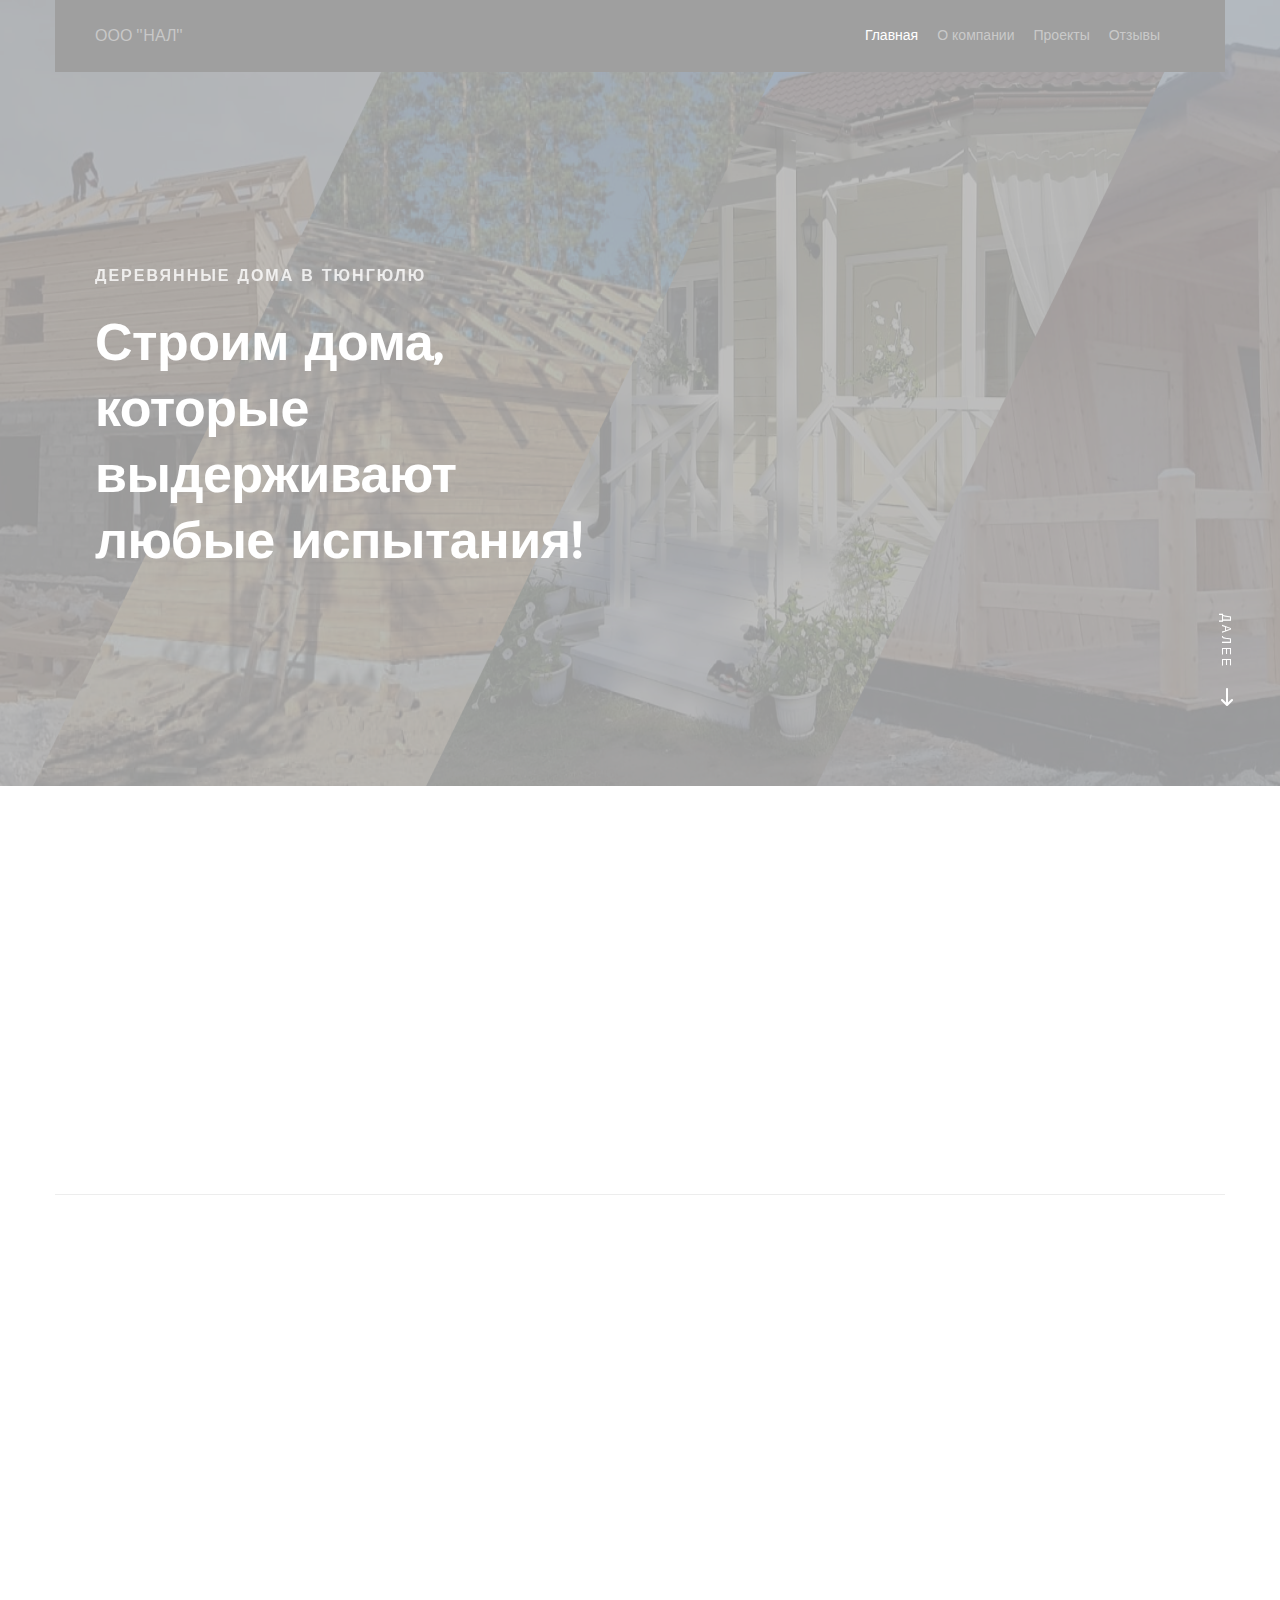
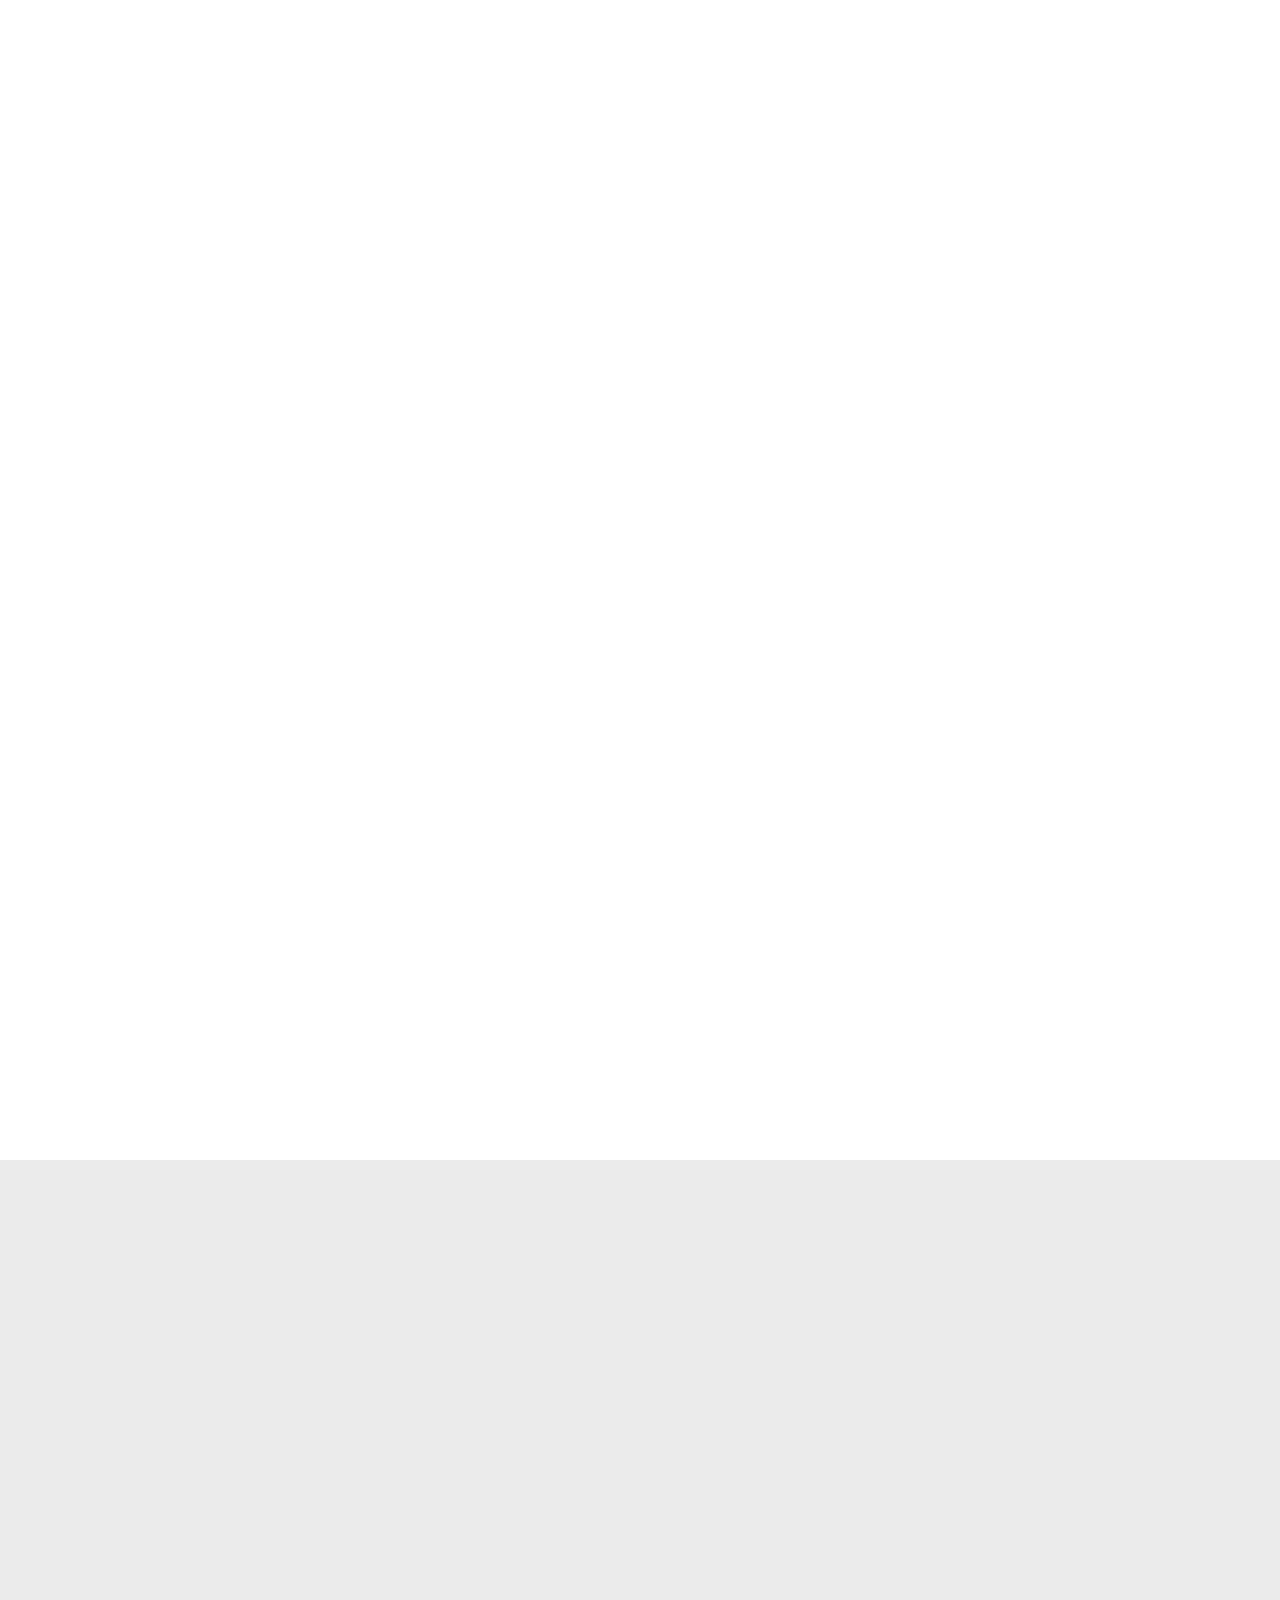
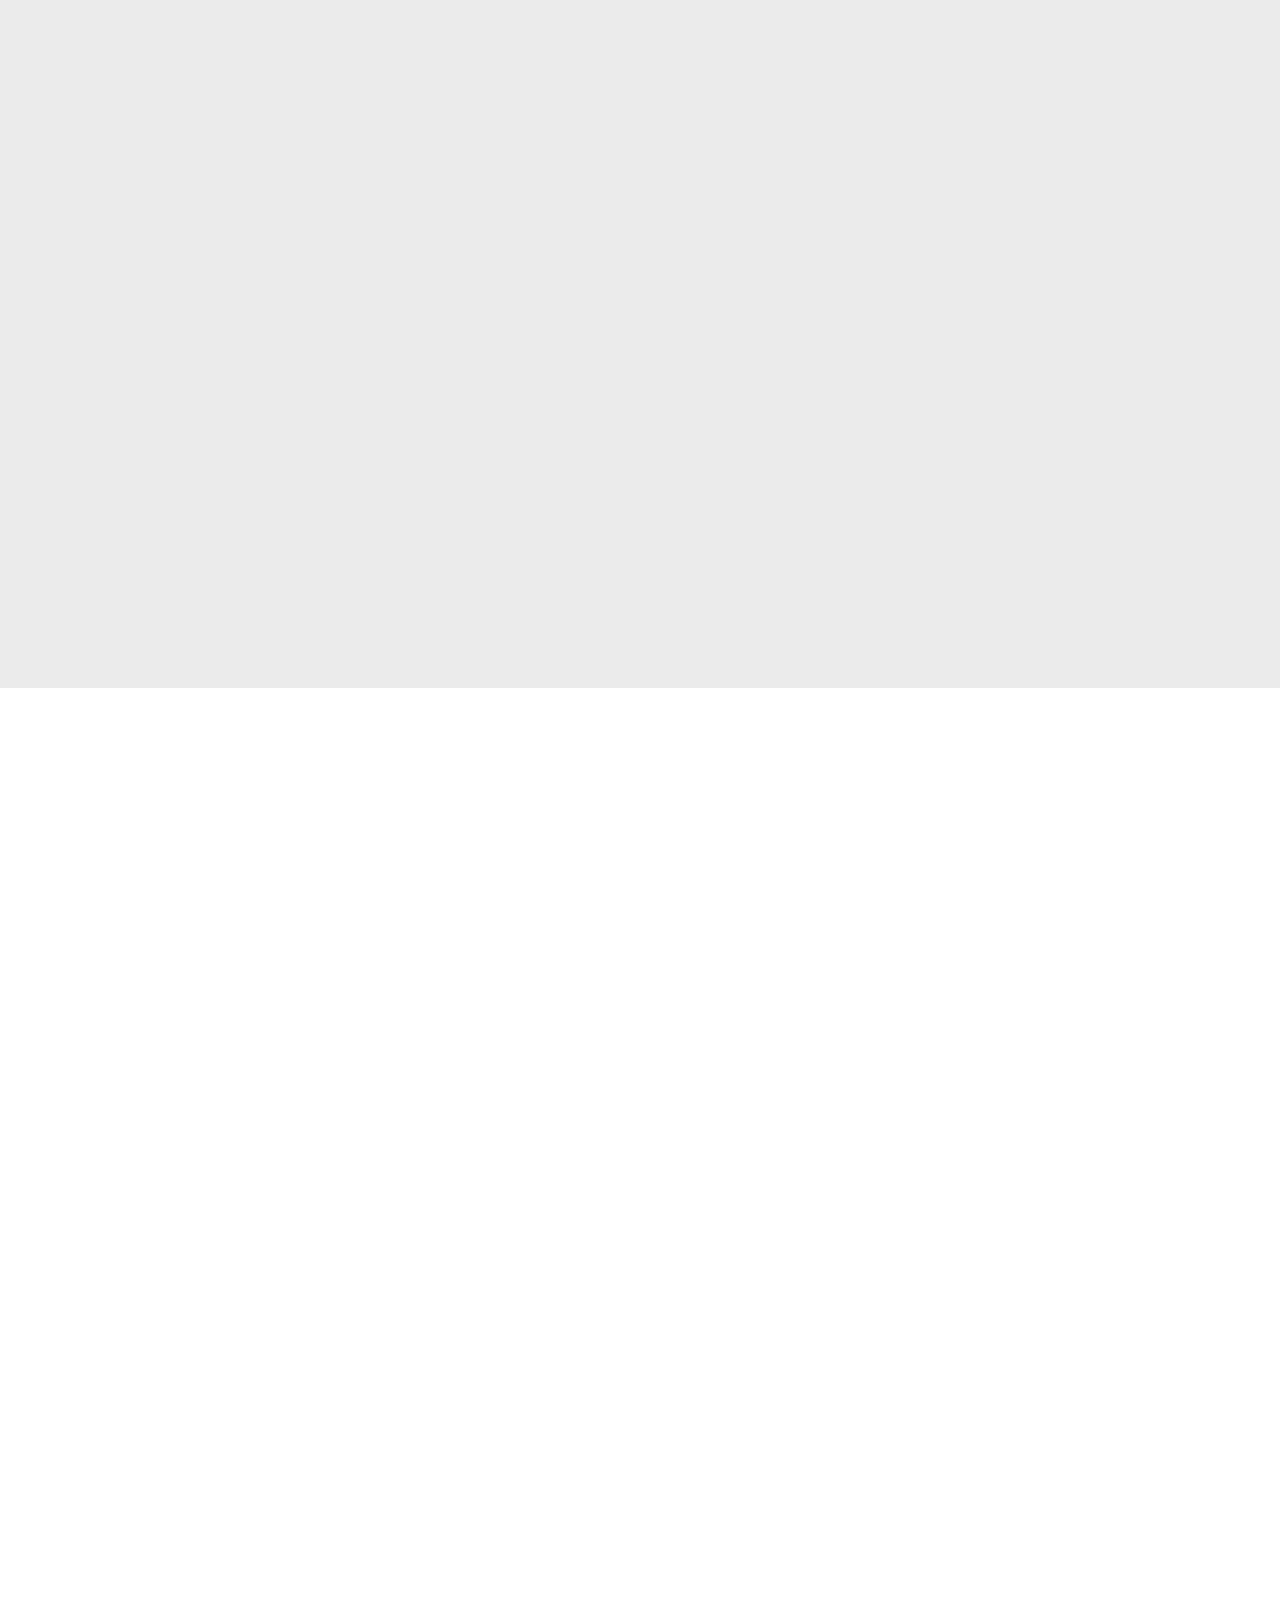
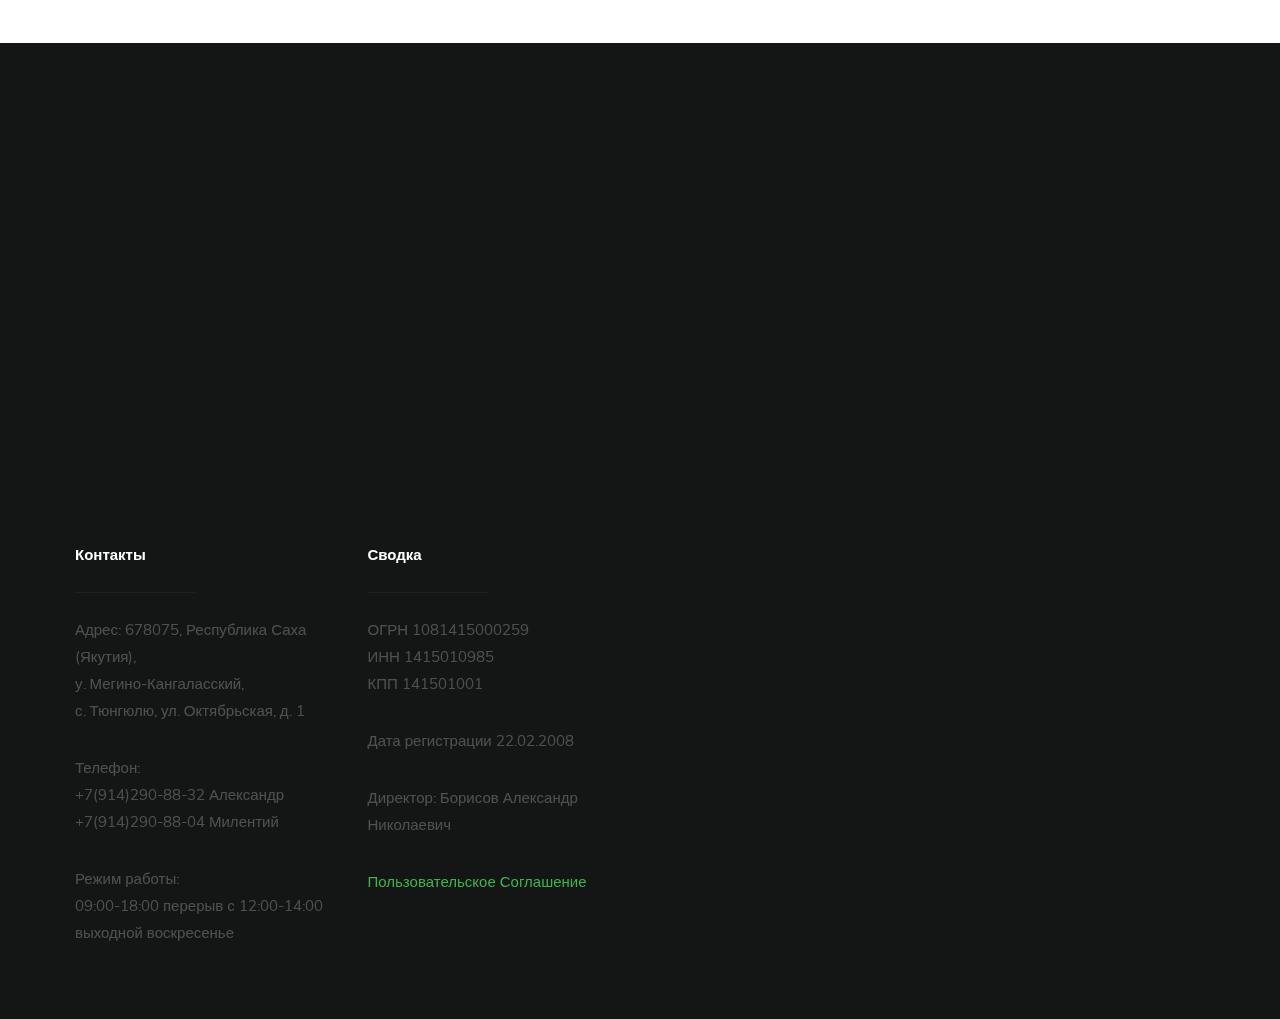
<file: index.html>
<!DOCTYPE html>
<!--[if lt IE 9 ]><html class="no-js oldie" lang="en"> <![endif]-->
<!--[if IE 9 ]><html class="no-js oldie ie9" lang="en"> <![endif]-->
<!--[if (gte IE 9)|!(IE)]><!-->
<html class="no-js" lang="en">
<!--<![endif]-->

<head>

    <!--- basic page needs
   ================================================== -->
    <meta charset="utf-8">
    <title>Строительство деревянных домов из бруса под ключ в селе Тюнгюлю, Якутия — ООО „НАЛ“</title>
    <meta name="description" content="ООО „НАЛ“ предлагает строительство качественных и надёжных деревянных домов из бруса под ключ в сложных климатических условиях Арктики. Индивидуальный подход, полный спектр услуг, доступные цены и гибкие условия оплаты. Узнайте больше о наших услугах и проектах на сайте!">
    <meta name="keywords" content="строительство деревянных домов, дома из бруса под ключ, строительство в Арктике, деревянные дома в Якутии, индивидуальный подход, полный спектр услуг, доступные цены, ипотека, гараж из бруса, баня из бруса, дом под ключ">
    <meta property="og:title" content="ООО „НАЛ“">
    <meta property="og:image" content="https://tngnal.ru/images/OGTitleImage.jpg" />

    <!-- mobile specific metas
   ================================================== -->
    <meta name="viewport" content="width=device-width, initial-scale=1">

    <!-- CSS
   ================================================== -->
    <link rel="stylesheet" href="css/base.css">
    <link rel="stylesheet" href="css/vendor.css">
    <link rel="stylesheet" href="css/main.css">

    <!-- script
   ================================================== -->
    <script src="js/modernizr.js"></script>
    <script src="js/pace.min.js"></script>

    <!-- favicons
	================================================== -->
    <link rel="shortcut icon" href="favicon.ico" type="image/x-icon">
    <link rel="icon" href="favicon.ico" type="image/x-icon">

</head>

<body id="top">
<!-- Yandex.Metrika counter -->
<script type="text/javascript" >
    (function(m,e,t,r,i,k,a){m[i]=m[i]||function(){(m[i].a=m[i].a||[]).push(arguments)};
    m[i].l=1*new Date();
    for (var j = 0; j < document.scripts.length; j++) {if (document.scripts[j].src === r) { return; }}
    k=e.createElement(t),a=e.getElementsByTagName(t)[0],k.async=1,k.src=r,a.parentNode.insertBefore(k,a)})
    (window, document, "script", "https://mc.yandex.ru/metrika/tag.js", "ym");
 
    ym(103011508, "init", {
         clickmap:true,
         trackLinks:true,
         accurateTrackBounce:true,
         webvisor:true
    });
 </script>
 <noscript><div><img src="https://mc.yandex.ru/watch/103011508" style="position:absolute; left:-9999px;" alt="" /></div></noscript>
 <!-- /Yandex.Metrika counter -->
    <!-- header 
   ================================================== -->
   <header id="header" class="row">   

   		<div class="header-logo">
            ООО "НАЛ"
	    </div>

	   	<nav id="header-nav-wrap">
			<ul class="header-main-nav">
				<li class="current"><a class="smoothscroll"  href="#home" title="home">Главная</a></li>
                <li><a class="smoothscroll"  href="#about" title="about">О компании</a></li>
				<li><a class="smoothscroll"  href="#pricing" title="pricing">Проекты</a></li>
				<!-- <li><a class="smoothscroll"  href="#testimonials" title="testimonials"></a>Услуги</li> -->
				<li><a class="smoothscroll"  href="#testimonials" title="download">Отзывы</a></li>	
			</ul>
		</nav>

		<a class="header-menu-toggle" href="#"><span>Menu</span></a>    	
   	
   </header> <!-- /header -->


   <!-- home
   ================================================== -->
   <section id="home" data-parallax="scroll" data-image-src="images/hero-bg.jpg" data-natural-width=3000 data-natural-height=2000>

        <div class="overlay"></div>
        <div class="home-content">        

            <div class="row contents">                     
                <div class="home-content-left">

                    <h3 data-aos="fade-up">Деревянные дома в Тюнгюлю</h3>

                    <h1 data-aos="fade-up">
                      Строим дома, которые выдерживают любые испытания!
                    </h1>
                </div>

            </div>

        </div> <!-- end home-content -->

        <div class="home-scrolldown">
            <a href="#about" class="scroll-icon smoothscroll">
                <span>Далее</span>
                <i class="icon-arrow-right" aria-hidden="true"></i>
            </a>
        </div>

    </section> <!-- end home -->  


    <!-- about
    ================================================== -->
    <section id="about">

        <div class="row about-intro">

            <div class="col-four">
                <h1 class="intro-header" data-aos="fade-up">О нас</h1>
            </div>
            <div class="col-eight">
                <p class="lead" data-aos="fade-up">
                  ООО «НАЛ» — ваш надёжный партнёр в строительстве деревянных домов из бруса под ключ в селе Тюнгюлю, Якутия. Мы работаем с 2008 года и накопили значительный опыт в возведении качественных и долговечных домов в условиях сурового арктического климата.
                </p>
            </div>                       
            
        </div>

        <div class="row about-features">

            <div class="features-list block-1-3 block-m-1-2 block-mob-full group">

                <div class="bgrid feature" data-aos="fade-up">	

                    <span class="icon"><i class="icon-window"></i></span>            

                    <div class="service-content">	

                        <h3>Нас знают</h3>

                        <p>
                          Активно продвигаем услуги компании в регионе, используя различные каналы коммуникации (интернет, местные газеты, участия в конкурсы)                        </p>
                        
                    </div> 	         	 

                    </div> <!-- /bgrid -->

                    <div class="bgrid feature" data-aos="fade-up">	

                        <span class="icon"><i class="icon-image"></i></span>                          

                    <div class="service-content">	
                        <h3>Богатый опыт</h3>  

                        <p>
                          Используем многолетний опыт работы в сложных климатических условиях для создания качественных и надёжных домов из бруса
                        </p>

                        
                    </div>	                          

                </div> <!-- /bgrid -->

                <div class="bgrid feature" data-aos="fade-up">

                    <span class="icon"><i class="icon-paint-brush"></i></span>		            

                    <div class="service-content">
                        <h3>Высокое качество</h3>

                        <p>
                          Используем только проверенные материалы и современные технологии строительства, чтобы гарантировать долговечность и надёжность наших домов.
                        </p> 
                            
                    </div> 	            	               

                </div> <!-- /bgrid -->

                    <div class="bgrid feature" data-aos="fade-up">

                        <span class="icon"><i class="icon-file"></i></span>	              

                    <div class="service-content">
                        <h3>Полный спектр услуг</h3>

                        <p>
                          От фундамента до крыши, отопления и септика, а также дополнительные постройки — гаражи и бани. Мы делаем всё, чтобы ваш дом был не только красивым, но и комфортным и безопасным
                        </p> 
                        
                    </div>                

                    </div> <!-- /bgrid -->

                <div class="bgrid feature" data-aos="fade-up">

                    <span class="icon"><i class="icon-sliders"></i></span>	            

                    <div class="service-content">	
                        <h3>Индивидуальный подход</h3>

                        <p>
                          Мы внимательно прислушиваемся к пожеланиям каждого клиента и предлагаем решения, которые учитывают его потребности и возможности.
                        </p>                            
                    </div>	               

                </div> <!-- /bgrid -->

                <div class="bgrid feature" data-aos="fade-up">

                    <span class="icon"><i class="icon-gift"></i></span>	   	           

                    <div class="service-content">
                        <h3>Доступные цены</h3>

                        <p>
                          Стремимся сделать качественное жильё доступным для каждого, предлагая гибкие условия оплаты, включая безналичный расчёт и ипотеку.
                        </p> 
                            
                    </div>	               

                </div> <!-- /bgrid -->

            </div> <!-- end features-list -->

        </div> <!-- end about-features -->

        <div class="row about-how">
          
            <h1 class="intro-header" data-aos="fade-up">
              Что мы строим 
              <br/>Надёжные и уютные деревянные постройки в селе Тюнгюлю
            </h1>           

            <div class="about-how-content" data-aos="fade-up">
                <div class="about-how-steps block-1-2 block-tab-full group">

                    <div class="bgrid step" data-item="1">
                        <h3>Каркас дома: основа вашего будущего жилища
                        </h3>
                        <p>
                          Мы строим каркасы домов из качественного бруса, учитывая все особенности климата и требования заказчика. Наши каркасы — это залог прочности и долговечности вашего дома
                        </p> 
                    </div>

                    <div class="bgrid step" data-item="2">
                        <h3>Гараж: надёжная защита для вашего автомобиля</h3>
                        <p>Предлагаем строительство гаражей из бруса, которые станут не только удобным местом для хранения автомобиля, но и украшением вашего участка. Учитываем все пожелания заказчика и предлагаем оптимальные решения</p> 
                    </div>               
               
                    <div class="bgrid step" data-item="3">
                        <h3>Дом под ключ: полный спектр услуг для вашего комфорта</h3>
                        <p>Строим дома под ключ, включая фундамент, коробку, крышу, отопление, септик и другие работы. Предлагаем индивидуальный подход и высокое качество, чтобы ваш дом стал настоящим уютным гнёздышком</p> 
                    </div>

                    <div class="bgrid step" data-item="4">
                        <h3>Бани</h3>
                        <p>Создаём бани из бруса, которые станут идеальным местом для отдыха и оздоровления. Учитываем все особенности строительства бань и предлагаем оптимальные решения для каждого заказчика</p> 
                    </div>  

                </div>           
           </div> <!-- end about-how-content -->

        </div> <!-- end about-how --> 
        
    </section> <!-- end about -->  


    <!-- Testimonials Section
    ================================================== -->
    <section id="pricing">

        <div class="row">
            <div class="col-twelve">
                <h1 class="intro-header" data-aos="fade-up">Фоторепортажи</h1>
            </div>   		
        </div>   	

        <div class="row owl-wrap">

            <div id="testimonial-slider"  data-aos="fade-up">

                <div class="slides owl-carousel">

                  <div class="row about-bottom-image">

                    <img src="images/app-screens-1200.png"
                         sizes="(max-width: 2800px) 100vw, 2800px"
                         alt="App Screenshots" data-aos="fade-up">
         
                 </div> 

                </div> <!-- end slides -->

            </div> <!-- end testimonial-slider -->         
            
        </div> <!-- end flex-container -->

    </section> <!-- end testimonials -->
  

    <section id="testimonials">

      <div class="row">
          <div class="col-twelve">
              <h1 class="intro-header" data-aos="fade-up">Отзывы наших клиентов</h1>
          </div>   		
      </div>   	

      <div class="row owl-wrap">

          <div id="testimonial-slider"  data-aos="fade-up">

              <div class="slides owl-carousel">

                  <div>
                      <p>
                        Я очень доволен работой ООО «НАЛ». Они построили для меня дом под ключ, и я не пожалел о своём выборе. Дом получился тёплый, уютный и красивый. Все работы были выполнены качественно и в срок. Отдельное спасибо за индивидуальный подход и внимание к деталям. Рекомендую эту компанию всем, кто ищет надёжного подрядчика для строительства дома.
                      </p> 

                      <div class="testimonial-author">
                             
                              <div class="author-info">
                                  Василий П.
                              </div>
                      </div>                 
                  </div> 

                  <div>
                      <p>
                        ООО «НАЛ» построили для нас гараж. Мы остались очень довольны результатом. Гараж получился просторный, надёжный и хорошо утеплённый. Специалисты компании учли все наши пожелания и предложили оптимальные решения. Мы были приятно удивлены профессионализмом и ответственностью сотрудников. Обязательно обратимся снова, если понадобится построить ещё какие-то объекты на участке.
                      </p>

                      <div class="testimonial-author">
                              <div class="author-info">
                                  Мария К.
                              </div>
                      </div>                                         
                  </div> 

              </div> <!-- end slides -->

          </div> <!-- end testimonial-slider -->         
          
      </div> <!-- end flex-container -->

  </section> <!-- end testimonials -->

  <iframe scrolling="no" src="https://yandex.ru/map-widget/v1/?um=constructor%3A7cc90ff9c949e2478ec49d0e99b7ede3cf862e348fa12bc9605af6d11459dcdd&amp;source=constructor" width="100%" height="400" frameborder="0"></iframe>

    <!-- footer
    ================================================== -->
    <footer>

        <div class="footer-main">
            <div class="row">  

                <div class="col-three md-1-3 tab-full footer-info">

                    <h4>Контакты</h4>

                    <p>
                      Адрес: 678075, Республика Саха (Якутия),<br> у. Мегино-Кангаласский,<br> с. Тюнгюлю, ул. Октябрьская, д. 1
	        
                    </p>

                    <p>
                      Телефон: <br>+7(914)290-88-32 Александр <br>+7(914)290-88-04 Милентий
 
                    </p>    
                    
                    <p>
                      Режим работы: <br>09:00-18:00 перерыв с 12:00-14:00 <br>выходной воскресенье
 
                    </p> 

                </div> <!-- end footer-contact -->  

                <div class="col-three md-1-3 tab-1-2 mob-full footer-contact">

                  <h4>Сводка</h4>

                  <p>
                    ОГРН 1081415000259<br>
                    ИНН 1415010985 <br>
                    КПП 141501001  
                  </p>
                  <p>
                    Дата регистрации 22.02.2008    
                  </p>
                  <p>
                    Директор: Борисов Александр Николаевич        
                  </p>                   

                  <p>
                    <span><a href="termsOfService.html" target="_blank">Пользовательское Соглашение</a></span>		
                  </p>
                
                </div>

            </div> <!-- /row -->
        </div> <!-- end footer-main -->

    </footer>

    <div id="preloader"> 
    	<div id="loader"></div>
    </div>  

    <!-- Java Script
    ================================================== -->
    <script src="js/jquery-2.1.3.min.js"></script>
    <script src="js/plugins.js"></script>
    <script src="js/main.js"></script>

</body>

</html>
</file>
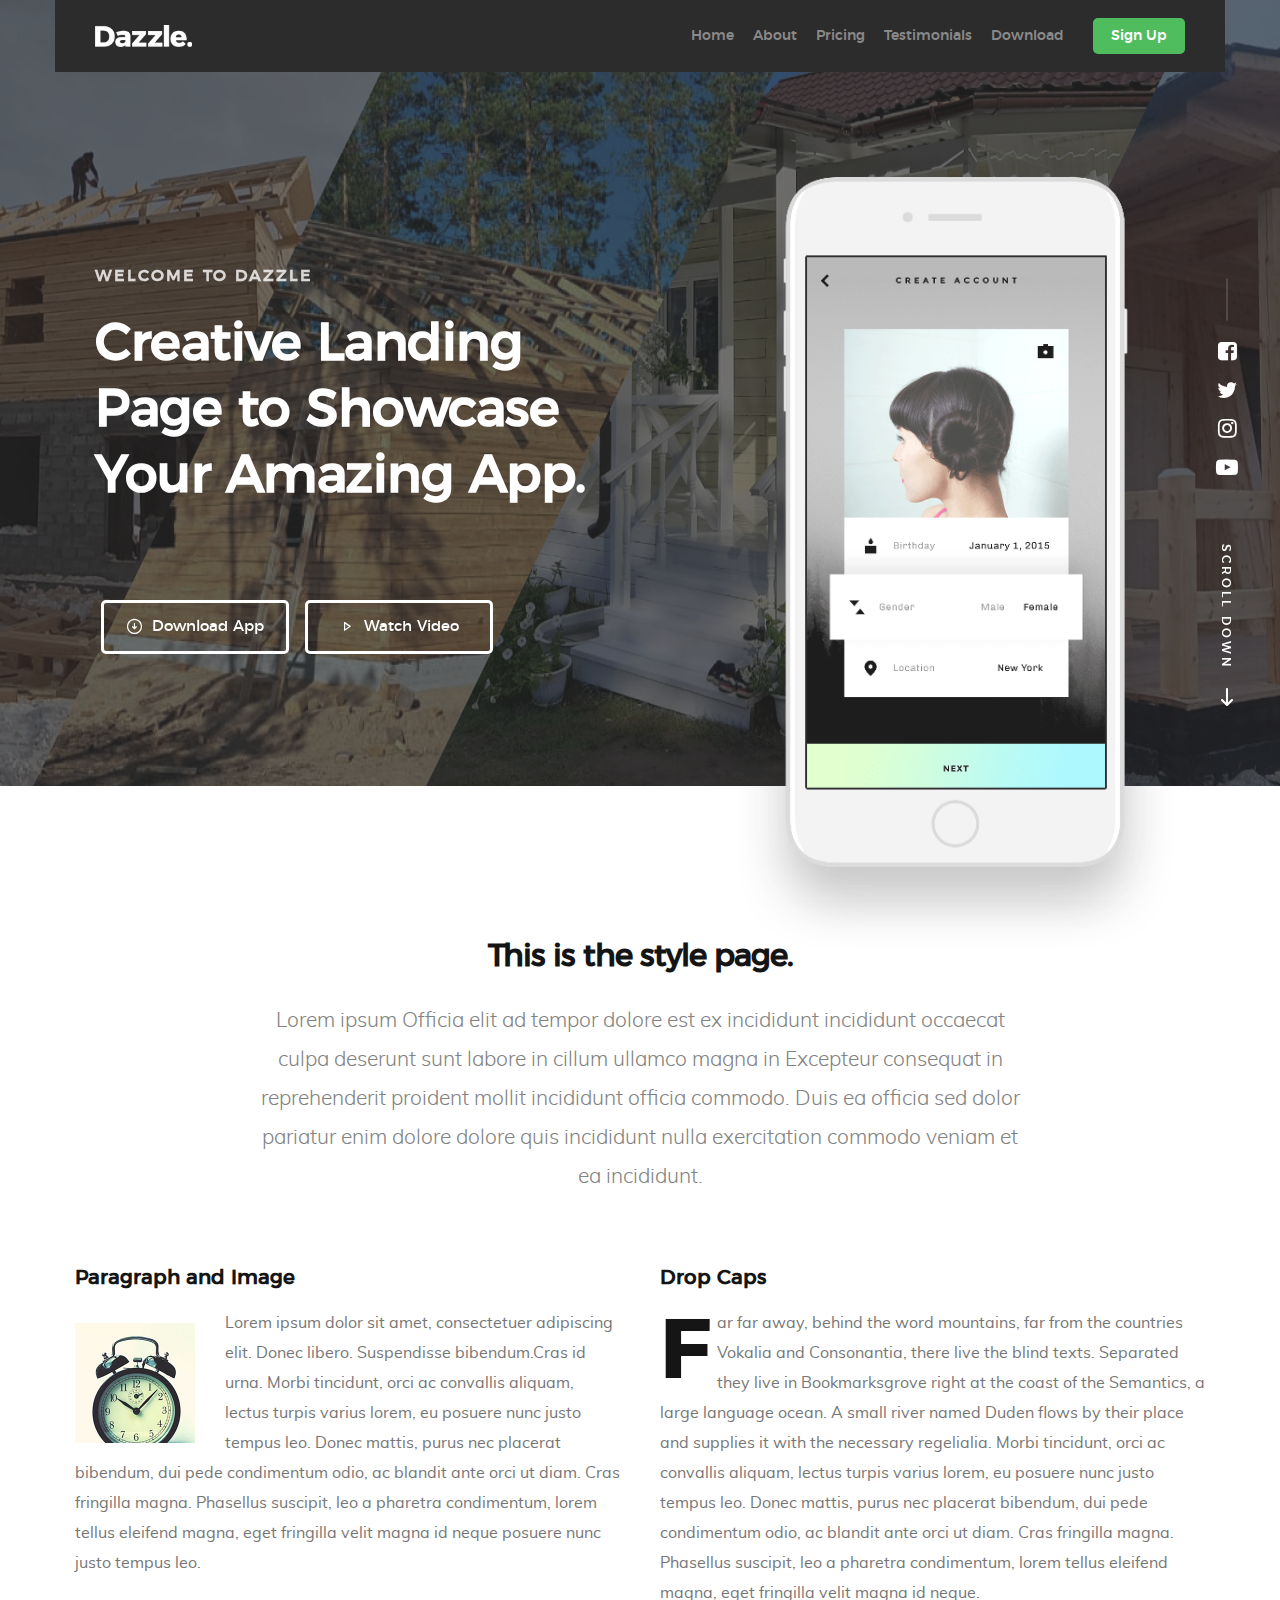
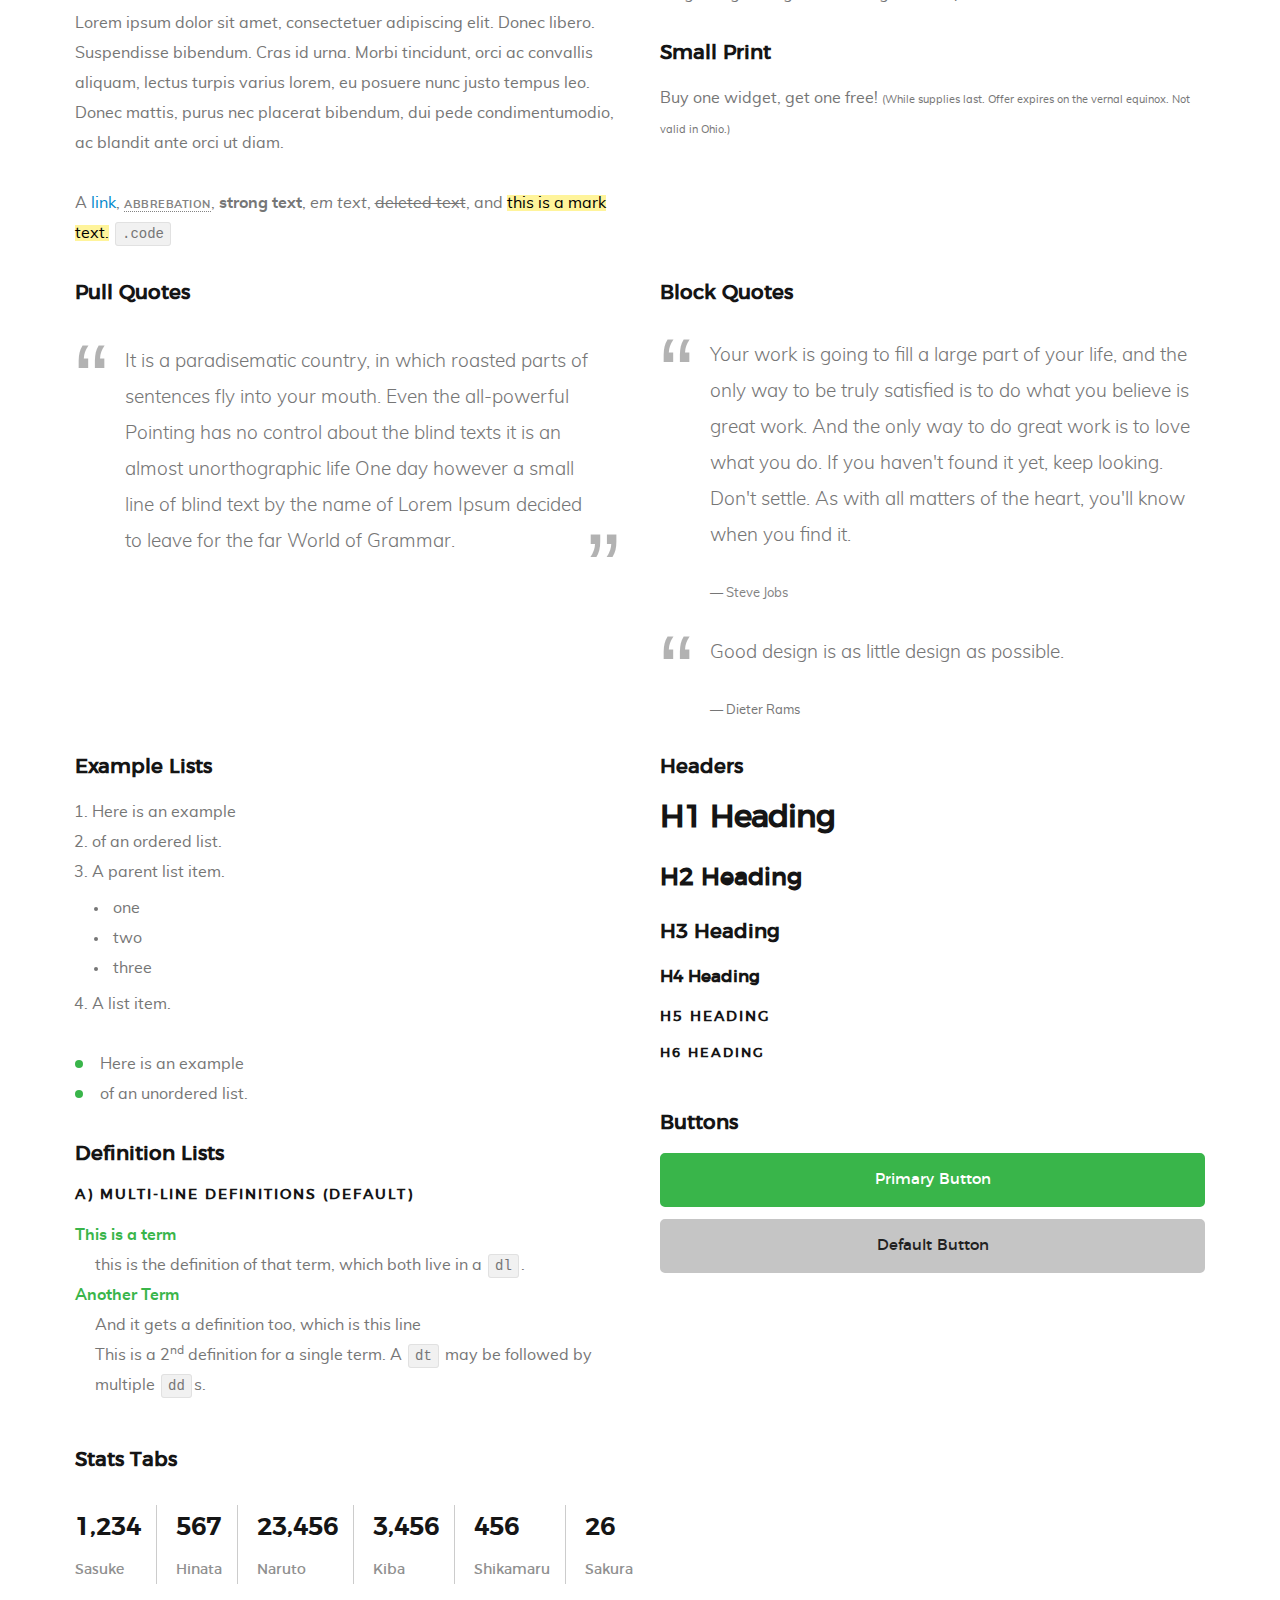
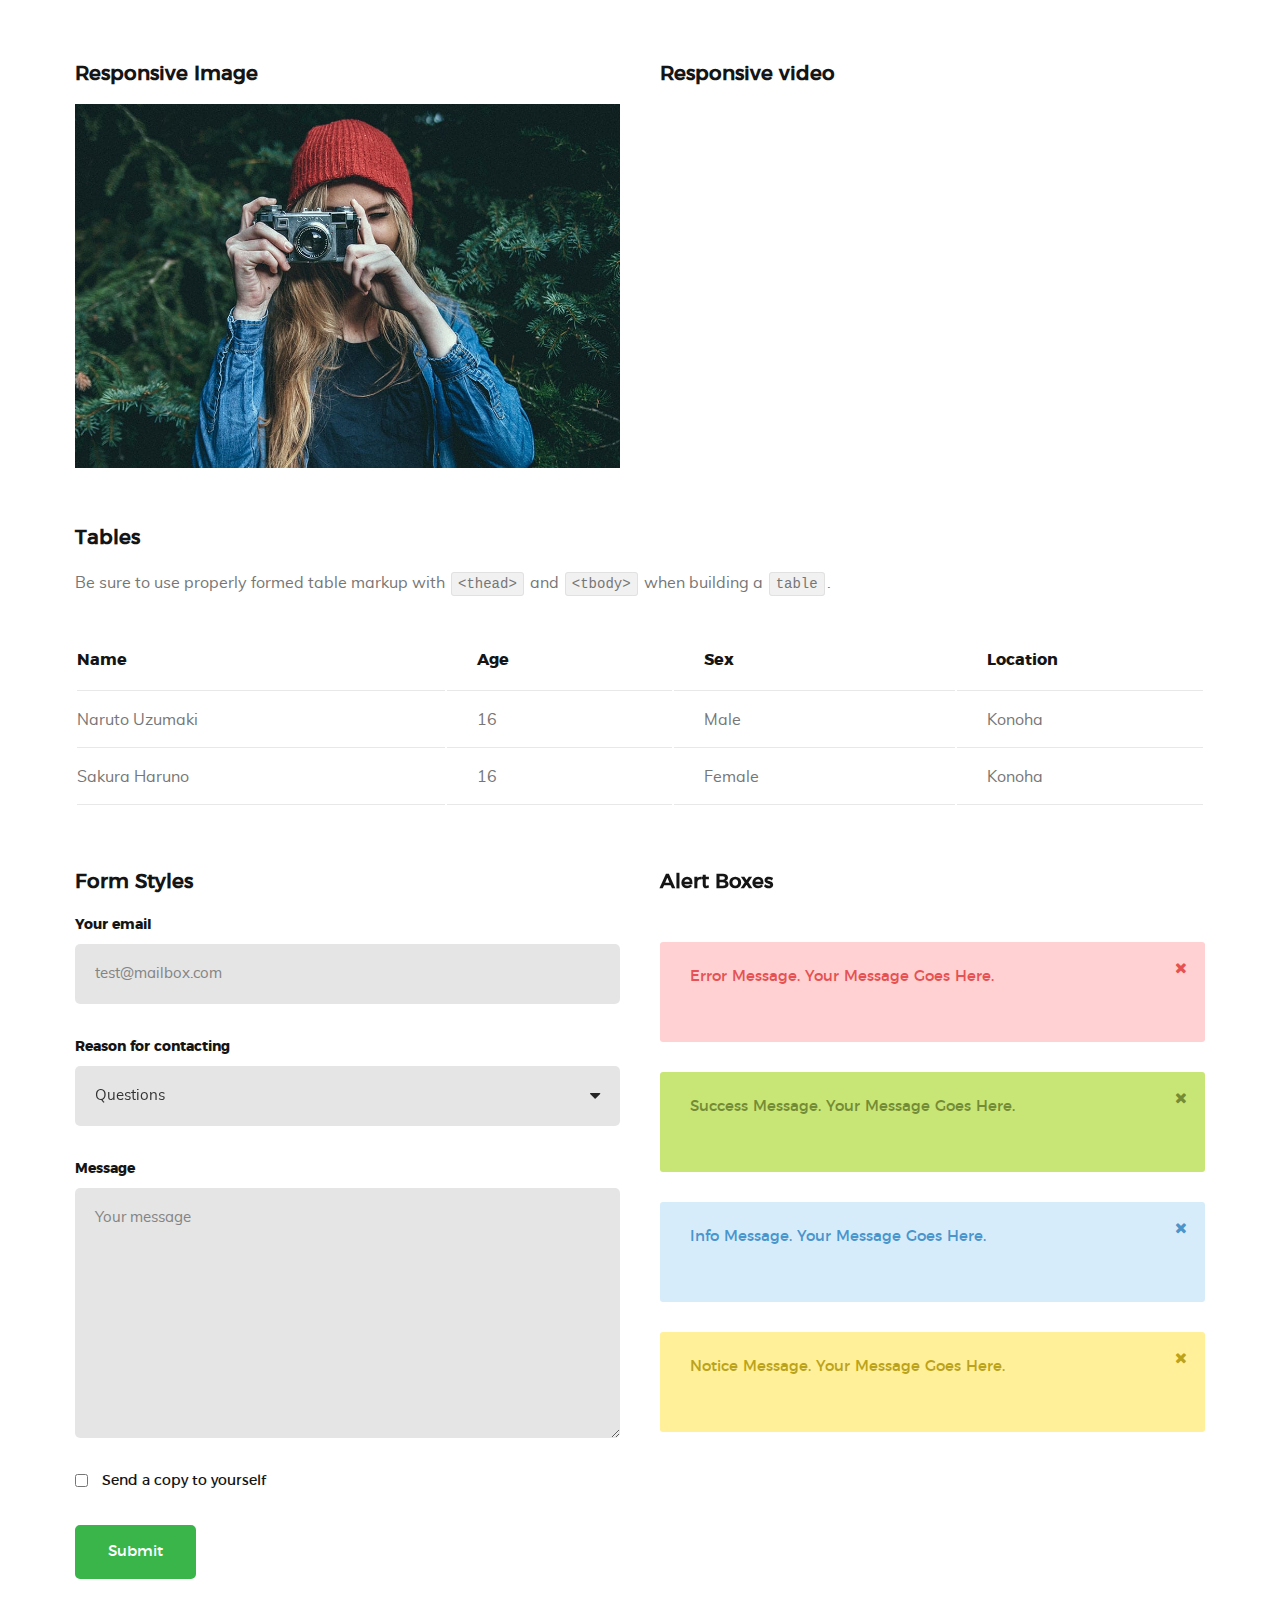
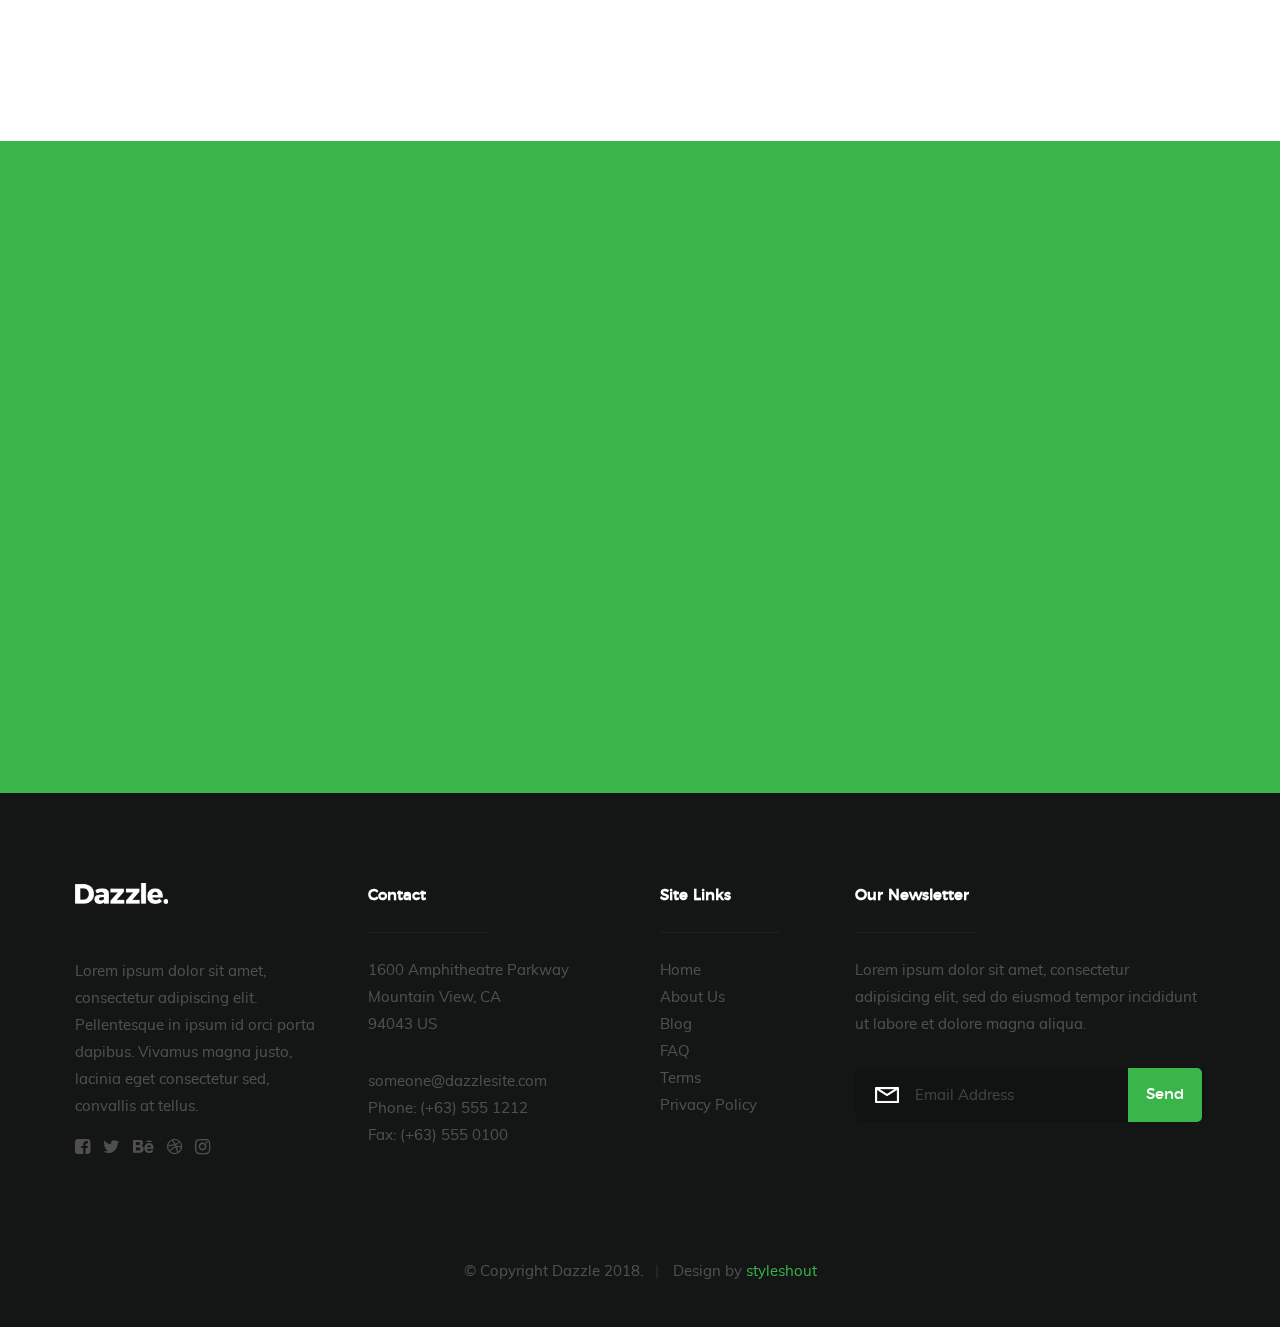
<file: styles.html>
<!DOCTYPE html>
<!--[if lt IE 9 ]><html class="no-js oldie" lang="en"> <![endif]-->
<!--[if IE 9 ]><html class="no-js oldie ie9" lang="en"> <![endif]-->
<!--[if (gte IE 9)|!(IE)]><!-->
<html class="no-js" lang="en">
<!--<![endif]-->

<head>

   <!--- basic page needs
   ================================================== -->
   <meta charset="utf-8">
   <title>Styles - Dazzle</title>
   <meta name="description" content="">
   <meta name="author" content="">

   <!-- mobile specific metas
   ================================================== -->
   <meta name="viewport" content="width=device-width, initial-scale=1">

   <!-- CSS
   ================================================== -->
   <link rel="stylesheet" href="css/base.css">
   <link rel="stylesheet" href="css/vendor.css">
   <link rel="stylesheet" href="css/main.css">

   <style type="text/css" media="screen">
      #styles { 
   	    background: white;
   		 padding-top: 15rem;
   		 padding-bottom: 12rem;   	
   	}      	
   </style>  

   <!-- script
   ================================================== -->
   <script src="js/modernizr.js"></script>
   <script src="js/pace.min.js"></script>

   <!-- favicons
	================================================== -->
   <link rel="shortcut icon" href="favicon.ico" type="image/x-icon">
   <link rel="icon" href="favicon.ico" type="image/x-icon">

</head>

<body id="top">

    <!-- header 
   ================================================== -->
   <header id="header" class="row">   

		<div class="header-logo">
	   	<a href="index.html">Dazzle</a>
	   </div>

	   <nav id="header-nav-wrap">
			<ul class="header-main-nav">
				<li class="current"><a href="index.html#home" title="home">Home</a></li>
            <li><a href="index.html#about" title="about">About</a></li>
				<li><a href="index.html#pricing" title="pricing">Pricing</a></li>
				<li><a href="index.html#testimonials" title="testimonials">Testimonials</a></li>
				<li><a class="smoothscroll"  href="#download" title="download">Download</a></li>	
			</ul>

         <a href="#" title="sign-up" class="button button-primary cta">Sign Up</a>
		</nav>

		<a class="header-menu-toggle" href="#"><span>Menu</span></a>    	
   	
	</header> <!-- end header -->


   <!-- home
   ================================================== -->
   <section id="home" data-parallax="scroll" data-image-src="images/hero-bg.jpg" data-natural-width=3000 data-natural-height=2000>

        <div class="overlay"></div>
        <div class="home-content">        

                <div class="row contents">                     
                     <div class="home-content-left">

                        <h3 data-aos="fade-up">Welcome to Dazzle</h3>

                        <h1 data-aos="fade-up">
                            Creative Landing <br>
                            Page to Showcase <br>
                            Your Amazing App.
                        </h1>

                        <div class="buttons" data-aos="fade-up">
                            <a href="#download" class="smoothscroll button stroke">
                                <span class="icon-circle-down" aria-hidden="true"></span>
                                Download App
                            </a>
                            <a href="http://player.vimeo.com/video/14592941?title=0&amp;byline=0&amp;portrait=0&amp;color=39b54a" data-lity class="button stroke">
                                <span class="icon-play" aria-hidden="true"></span>
                                Watch Video
                            </a>
                        </div>                                         

                     </div>

                     <div class="home-image-right">
                        <img src="images/iphone-app-470.png" 
                             srcset="images/iphone-app-470.png 1x, images/iphone-app-940.png 2x"  
                             data-aos="fade-up">
                     </div>
                </div>            
        </div>

        <ul class="home-social-list">
            <li>
                <a href="#"><i class="fa fa-facebook-square"></i></a>
            </li>
            <li>
                <a href="#"><i class="fa fa-twitter"></i></a>
            </li>
            <li>
                <a href="#"><i class="fa fa-instagram"></i></a>
            </li>
            <li>
                <a href="#"><i class="fa fa-youtube-play"></i></a>
            </li>
        </ul>
        <!-- end home-social-list -->

        <div class="home-scrolldown">
            <a href="#styles" class="scroll-icon smoothscroll">
                <span>Scroll Down</span>
                <i class="icon-arrow-right" aria-hidden="true"></i>
            </a>
        </div>

   </section> <!-- end home -->  


   <!-- styles
   ================================================== -->
   <section id="styles">
		
	   <div class="row narrow add-bottom text-center">

   	   <div class="col-twelve tab-full">

   		   <h1>This is the style page.</h1>

   			<p class="lead">Lorem ipsum Officia elit ad tempor dolore est ex incididunt incididunt occaecat culpa deserunt sunt labore in cillum ullamco magna in Excepteur consequat in reprehenderit proident mollit incididunt officia commodo.
   			Duis ea officia sed dolor pariatur enim dolore dolore quis incididunt nulla exercitation commodo veniam et ea incididunt.</p>   			

   		</div>

     	</div>

     	<div class="row">

     		<div class="col-six tab-full">

		     	<h3>Paragraph and Image</h3>

		      <p><a href="#"><img width="120" height="120" class="pull-left" alt="sample-image" src="images/sample-image.jpg"></a>
		  		Lorem ipsum dolor sit amet, consectetuer adipiscing elit. Donec libero. Suspendisse bibendum.Cras id urna. Morbi tincidunt, orci ac convallis aliquam, lectus turpis varius lorem, eu posuere nunc justo tempus leo. Donec mattis, purus nec placerat bibendum, dui pede condimentum odio, ac blandit ante orci ut diam. Cras fringilla magna. Phasellus suscipit, leo a pharetra condimentum, lorem tellus eleifend magna, eget fringilla velit magna id neque posuere nunc justo tempus leo. </p>

		  		<p>
		  		Lorem ipsum dolor sit amet, consectetuer adipiscing elit. Donec libero. Suspendisse bibendum. Cras id urna. Morbi tincidunt, orci ac convallis aliquam, lectus turpis varius lorem, eu posuere nunc justo tempus leo. Donec mattis, purus nec placerat bibendum, dui pede condimentumodio, ac blandit ante orci ut diam.	
	 			</p>

	         <p>A <a href="#">link</a>,
	  			<abbr title="this really isn't a very good description">abbrebation</abbr>,
	  			<strong>strong text</strong>,
	         <em>em text</em>,
	  			<del>deleted text</del>, and
	         <mark>this is a mark text.</mark>
	         <code>.code</code>
	         </p>

	      </div>

	      <div class="col-six tab-full">

	         <h3>Drop Caps</h3>

		      <p class="drop-cap">Far far away, behind the word mountains, far from the countries Vokalia and Consonantia,
		      there live the blind texts. Separated they live in Bookmarksgrove right at the coast of the
		      Semantics, a large language ocean. A small river named Duden flows by their place and supplies it with the necessary regelialia. Morbi tincidunt, orci ac convallis aliquam, lectus turpis varius lorem, eu	posuere nunc justo tempus leo. Donec mattis, purus nec placerat bibendum, dui pede condimentum odio, ac blandit ante orci ut diam. Cras fringilla magna. Phasellus suscipit, leo a pharetra condimentum, lorem tellus eleifend magna, eget fringilla velit magna id neque.
				</p>

			   <h3>Small Print</h3>

			   <p>Buy one widget, get one free!
				<small>(While supplies last. Offer expires on the vernal equinox. Not valid in Ohio.)</small>
				</p>

			</div>	         

		</div> <!-- end row -->

		<div class="row">

		  	<div class="col-six tab-full">

		      <h3>Pull Quotes</h3>

		      <aside class="pull-quote">
				   <blockquote>
					   <p>It is a paradisematic country, in which roasted parts of
		            sentences fly into your mouth. Even the all-powerful Pointing has no control about the blind
		            texts it is an almost unorthographic life One day however a small line of blind text by the name
		            of Lorem Ipsum decided to leave for the far World of Grammar.</p>
					</blockquote>
				</aside>

		   </div>

		   <div class="col-six tab-full">

		      <h3>Block Quotes</h3>

		      <blockquote cite="http://where-i-got-my-info-from.com">
				   <p>Your work is going to fill a large part of your life, and the only way to be truly satisfied is
		         to do what you believe is great work. And the only way to do great work is to love what you do.
		         If you haven't found it yet, keep looking. Don't settle. As with all matters of the heart, you'll know when you find it.
		         </p>
					<cite>
					   <a href="#">Steve Jobs</a>
					</cite>
			   </blockquote>

		      <blockquote>
		         <p>Good design is as little design as possible.</p>
		         <cite>Dieter Rams</cite>
		      </blockquote>

		   </div>

		</div> <!-- end row -->


		<div class="row half-bottom">

			<div class="col-six tab-full">

			   <h3>Example Lists</h3>

			   <ol>
				   <li>Here is an example</li>
				   <li>of an ordered list.</li>
				   <li>A parent list item.
					  	<ul>
				  			<li>one</li>
				  			<li>two</li>
					   		<li>three</li>
					   </ul>
					</li>
					<li>A list item.</li>
				</ol>

			   <ul class="disc">
				   <li>Here is an example</li>
				   <li>of an unordered list.</li>
				</ul>	

				<h3>Definition Lists</h3>	            

			   <h5>a) Multi-line Definitions (default) </h5>

			   <dl>
				   <dt><strong>This is a term</strong></dt>
				      <dd>this is the definition of that term, which both live in a <code>dl</code>.</dd>
				   <dt><strong>Another Term</strong></dt>
				      <dd>And it gets a definition too, which is this line</dd>
				      <dd>This is a 2<sup>nd</sup> definition for a single term. A <code>dt</code> may be followed by multiple <code>dd</code>s.</dd>
			   </dl>

		   </div>

		   <div class="col-six tab-full">		                  

		      <h3>Headers</h3>

		      <h1>H1 Heading</h1>
		      <h2>H2 Heading</h2>
		      <h3>H3 Heading</h3>
		      <h4>H4 Heading</h4>
		      <h5>H5 Heading</h5>
		      <h6>H6 Heading</h6>

		      <br>

		      <h3>Buttons</h3>

		    	<p>
		     		<a class="button button-primary full-width" href="#">Primary Button</a>
		     		<a class="button full-width" href="#">Default Button</a>
		     	</p>

		   </div>

		</div> <!-- end row -->


		<div class="row half-bottom">

		   <div class="col-twelve">

		    	<h3>Stats Tabs</h3>

		      <ul class="stats-tabs">
				   <li><a href="#">1,234 <em>Sasuke</em></a></li>
				   <li><a href="#">567 <em>Hinata</em></a></li>
				   <li><a href="#">23,456 <em>Naruto</em></a></li>
				   <li><a href="#">3,456 <em>Kiba</em></a></li>
				   <li><a href="#">456 <em>Shikamaru</em></a></li>
				   <li><a href="#">26 <em>Sakura</em></a></li>
				</ul>	      		

		   </div>	      	

		</div> <!-- end row -->


		<div class="row half-bottom">

	      <div class="col-six tab-full">

      		<h3>Responsive Image</h3>
      		<p><img src="images/shutterbug.jpg"></p>

      	</div>

      	<div class="col-six tab-full">

      		<h3>Responsive video</h3>

      		<div class="fluid-video-wrapper">
               <iframe src="https://player.vimeo.com/video/14592941?title=0&amp;byline=0&amp;portrait=0&amp;color=F64B39" width="500" height="281" frameborder="0" webkitallowfullscreen mozallowfullscreen allowfullscreen></iframe> 
            </div>

      	</div>
	      	
      </div> <!-- end row -->


      <div class="row add-bottom">

	      <div class="col-twelve">

	      	<h3>Tables</h3>
	      	<p>Be sure to use properly formed table markup with <code>&lt;thead&gt;</code> and <code>&lt;tbody&gt;</code> when building a <code>table</code>.</p>

	      	<div class="table-responsive">

	      		<table>
						<thead>
						   <tr>
						 		<th>Name</th>
						      <th>Age</th>
						      <th>Sex</th>
						      <th>Location</th>					    
						   </tr>
						</thead>
						<tbody>
						   <tr>
						      <td>Naruto Uzumaki</td>
						      <td>16</td>
						      <td>Male</td>
						      <td>Konoha</td>					    
						   </tr>
						   <tr>
						      <td>Sakura Haruno</td>
						      <td>16</td>
						      <td>Female</td>
						      <td>Konoha</td>			    
						   </tr>
						</tbody>
				   </table>

	      	</div>     		

	      </div>
	      	
	   </div> <!-- end row -->
		

	   <div class="row">

		   <div class="col-six tab-full">

		      <h3>Form Styles</h3>

		      <form>
			     	<div>
			        	<label for="sampleInput">Your email</label>
			        	<input class="full-width" type="email" placeholder="test@mailbox.com" id="sampleInput">
			      </div>
			      <div>
			        	<label for="sampleRecipientInput">Reason for contacting</label>
			        	<div class="ss-custom-select">
			        		<select class="full-width" id="sampleRecipientInput">
				        		<option value="Option 1">Questions</option>
				        		<option value="Option 2">Report</option>
				        		<option value="Option 3">Others</option>
				        	</select>
			        	</div>			         	
			      </div>
			       
			     	<label for="exampleMessage">Message</label>
			     	<textarea class="full-width" placeholder="Your message" id="exampleMessage"></textarea>

			     	<label class="add-bottom">
			        	<input type="checkbox">			            
			        	<span class="label-text">Send a copy to yourself</span>
			     	</label>
			       
			     	<input class="button-primary" type="submit" value="Submit">

			   </form>	            

		   </div>

		   <div class="col-six tab-full">

		   	<h3>Alert Boxes</h3> 

		   	<br>
			        
            <div class="alert-box ss-error hideit">
		        <p>Error Message. Your Message Goes Here.</p>
		        <i class="fa fa-times close"></i>
		      </div><!-- /error -->
			        
		      <div class="alert-box ss-success hideit">
		        <p>Success Message. Your Message Goes Here.</p>
		        <i class="fa fa-times close"></i>
		      </div><!-- /success -->
			        
		      <div class="alert-box ss-info hideit">
		         <p>Info Message. Your Message Goes Here.</p>
		         <i class="fa fa-times close"></i>
		      </div><!-- /info -->
			        
		      <div class="alert-box ss-notice hideit">
		        <p>Notice Message. Your Message Goes Here.</p>
		        <i class="fa fa-times close"></i>
		      </div><!-- /notice -->
		        
		   </div>	         

		</div> <!-- end row -->

	</section> <!-- end styles -->   
    

   <!-- download
   ================================================== -->
   <section id="download">

      <div class="row">
         <div class="col-full">

            <h1 class="intro-header" data-aos="fade-up">Download Our App Today!</h1>

            <p class="lead" data-aos="fade-up">
            Lorem ipsum dolor sit amet, consectetur adipisicing elit, sed do eiusmod tempor incididunt ut labore et dolore magna aliqua. Ut enim ad minim veniam, quis nostrud exercitation ullamco laboris nisi ut aliquip ex ea commodo consequat. Duis aute irure dolor in reprehenderit in voluptate
            </p>

            <ul class="download-badges">
               <li><a href="#" title="" class="badge-appstore" data-aos="fade-up">App Store</a></li>
               <li><a href="#" title="" class="badge-googleplay" data-aos="fade-up">Play Store</a></li>
            </ul>

         </div>
      </div>

   </section> <!-- end download -->    


   <!-- footer
   ================================================== -->
   <footer>

        <div class="footer-main">
            <div class="row">  

                <div class="col-three md-1-3 tab-full footer-info">            

                    <div class="footer-logo"></div>

                    <p>
                    Lorem ipsum dolor sit amet, consectetur adipiscing elit. Pellentesque in ipsum id orci porta dapibus. Vivamus magna justo, lacinia eget consectetur sed, convallis at tellus. 
                    </p>

                    <ul class="footer-social-list">
                        <li>
                            <a href="#"><i class="fa fa-facebook-square"></i></a>
                        </li>
                        <li>
                            <a href="#"><i class="fa fa-twitter"></i></a>
                        </li>
                        <li>
                            <a href="#"><i class="fa fa-behance"></i></a>
                        </li>
                        <li>
                            <a href="#"><i class="fa fa-dribbble"></i></a>
                        </li>
                        <li>
                            <a href="#"><i class="fa fa-instagram"></i></a>
                        </li>
                    </ul>
                    
                    
                </div> <!-- end footer-info -->

                <div class="col-three md-1-3 tab-1-2 mob-full footer-contact">

                    <h4>Contact</h4>

                    <p>
                    1600 Amphitheatre Parkway<br>
                    Mountain View, CA <br>
                    94043 US<br>		        
                    </p>

                    <p>
                    someone@dazzlesite.com <br>
                    Phone: (+63) 555 1212 <br>
                    Fax: (+63) 555 0100    
                    </p>                    

                </div> <!-- end footer-contact -->  

                <div class="col-two md-1-3 tab-1-2 mob-full footer-site-links">

                    <h4>Site Links</h4>

                    <ul class="list-links">
                        <li><a href="#">Home</a></li>
                        <li><a href="#">About Us</a></li>
                        <li><a href="#">Blog</a></li>
                        <li><a href="#">FAQ</a></li>
                        <li><a href="#">Terms</a></li>
                        <li><a href="#">Privacy Policy</a></li>
                    </ul>	      		
                            
                </div> <!-- end footer-site-links --> 

                <div class="col-four md-1-2 tab-full footer-subscribe">

                    <h4>Our Newsletter</h4>

                    <p>Lorem ipsum dolor sit amet, consectetur adipisicing elit, sed do eiusmod tempor incididunt ut labore et dolore magna aliqua.</p>

                    <div class="subscribe-form">
                
                        <form id="mc-form" class="group" novalidate="true">

                            <input type="email" value="" name="EMAIL" class="email" id="mc-email" placeholder="Email Address" required=""> 
                
                            <input type="submit" name="subscribe" value="Send">
                
                            <label for="mc-email" class="subscribe-message"></label>
                
                        </form>

                    </div>	      		
                            
                </div> <!-- end footer-subscribe -->         

            </div> <!-- /row -->
        </div> <!-- end footer-main -->


      <div class="footer-bottom">

      	<div class="row">

      		<div class="col-twelve">
	      		<div class="copyright">
		         	<span>© Copyright Dazzle 2018.</span> 
		         	<span>Design by <a href="http://www.styleshout.com/">styleshout</a></span>		         	
		         </div>

		         <div id="go-top">
		            <a class="smoothscroll" title="Back to Top" href="#top"><i class="icon-arrow-up"></i></a>
		         </div>         
	      	</div>

      	</div> <!-- end footer-bottom -->     	

      </div>

    </footer>

    <div id="preloader"> 
    	<div id="loader"></div>
    </div>  

    <!-- Java Script
    ================================================== -->
    <script src="js/jquery-2.1.3.min.js"></script>
    <script src="js/plugins.js"></script>
    <script src="js/main.js"></script>

</body>

</html>
</file>
<file: css/base.css>
/* =================================================================== 
 *
 *  Dazzle v1.0 Base Stylesheet
 *  04-27-2017
 *  ------------------------------------------------------------------
 *
 *  TOC:
 *  01. reset 
 *  02. basic/base setup styles
 *  03. grid
 *  04. block grids
 *  05. MISC
 *
 * =================================================================== */


/* ===================================================================
 *  01. reset  
 *  normalize.css v5.0.0 | MIT License | 
 *  github.com/necolas/normalize.css
 *
 * ------------------------------------------------------------------- */

html {
  font-family: sans-serif;
  line-height: 1.15;
  -ms-text-size-adjust: 100%;
  -webkit-text-size-adjust: 100%;
}

body {
  margin: 0;
}

article,
aside,
footer,
header,
nav,
section {
  display: block;
}

h1 {
  font-size: 2em;
  margin: 0.67em 0;
}

figcaption,
figure,
main {
  display: block;
}

figure {
  margin: 1em 40px;
}

hr {
  box-sizing: content-box;
  height: 0;
  overflow: visible;
}

pre {
  font-family: monospace, monospace;
  font-size: 1em;
}

a {
  background-color: transparent;
  -webkit-text-decoration-skip: objects;
}

a:active,
a:hover {
  outline-width: 0;
}

abbr[title] {
  border-bottom: none;
  text-decoration: underline;
  text-decoration: underline dotted;
}

b,
strong {
  font-weight: inherit;
}

b,
strong {
  font-weight: bolder;
}

code,
kbd,
samp {
  font-family: monospace, monospace;
  font-size: 1em;
}

dfn {
  font-style: italic;
}

mark {
  background-color: #ff0;
  color: #000;
}

small {
  font-size: 80%;
}

sub,
sup {
  font-size: 75%;
  line-height: 0;
  position: relative;
  vertical-align: baseline;
}

sub {
  bottom: -0.25em;
}

sup {
  top: -0.5em;
}

audio,
video {
  display: inline-block;
}

audio:not([controls]) {
  display: none;
  height: 0;
}

img {
  border-style: none;
}

svg:not(:root) {
  overflow: hidden;
}

button,
input,
optgroup,
select,
textarea {
  font-family: sans-serif;
  font-size: 100%;
  line-height: 1.15;
  margin: 0;
}

button,
input {
  overflow: visible;
}

button,
select {
  text-transform: none;
}

button,
html [type="button"],
[type="reset"],
[type="submit"] {
  -webkit-appearance: button;
}

button::-moz-focus-inner,
[type="button"]::-moz-focus-inner,
[type="reset"]::-moz-focus-inner,
[type="submit"]::-moz-focus-inner {
  border-style: none;
  padding: 0;
}

button:-moz-focusring,
[type="button"]:-moz-focusring,
[type="reset"]:-moz-focusring,
[type="submit"]:-moz-focusring {
  outline: 1px dotted ButtonText;
}

fieldset {
  border: 1px solid #c0c0c0;
  margin: 0 2px;
  padding: 0.35em 0.625em 0.75em;
}

legend {
  box-sizing: border-box;
  color: inherit;
  display: table;
  max-width: 100%;
  padding: 0;
  white-space: normal;
}

progress {
  display: inline-block;
  vertical-align: baseline;
}

textarea {
  overflow: auto;
}

[type="checkbox"],
[type="radio"] {
  box-sizing: border-box;
  padding: 0;
}

[type="number"]::-webkit-inner-spin-button,
[type="number"]::-webkit-outer-spin-button {
  height: auto;
}

[type="search"] {
  -webkit-appearance: textfield;
  outline-offset: -2px;
}

[type="search"]::-webkit-search-cancel-button,
[type="search"]::-webkit-search-decoration {
  -webkit-appearance: none;
}

::-webkit-file-upload-button {
  -webkit-appearance: button;
  font: inherit;
}

details,
menu {
  display: block;
}

summary {
  display: list-item;
}

canvas {
  display: inline-block;
}

template {
  display: none;
}

[hidden] {
  display: none;
}


/* ===================================================================
 *  02. basic/base setup styles - (_basic.scss)
 *
 * ------------------------------------------------------------------- */

html {
  font-size: 62.5%;
  box-sizing: border-box;
}

*,
*::before,
*::after {
  box-sizing: inherit;
}

body {
  font-weight: normal;
  line-height: 1;
  text-rendering: optimizeLegibility;
  word-wrap: break-word;
  -webkit-overflow-scrolling: touch;
  -webkit-text-size-adjust: none;
}

body,
input,
button {
  -moz-osx-font-smoothing: grayscale;
  -webkit-font-smoothing: antialiased;
}


/* ------------------------------------------------------------------- 
 * Media - (_basic.scss)
 * ------------------------------------------------------------------- */

img,
video {
  max-width: 100%;
  height: auto;
}


/* ------------------------------------------------------------------- 
 * Typography resets - (_basic.scss)
 * ------------------------------------------------------------------- */

div, dl, dt, dd, ul, ol, li, h1, h2, h3, h4, h5, h6, pre, form, p, blockquote, th, td {
  margin: 0;
  padding: 0;
}

h1, h2, h3, h4, h5, h6 {
  -webkit-font-variant-ligatures: common-ligatures;
  -moz-font-variant-ligatures: common-ligatures;
  font-variant-ligatures: common-ligatures;
  text-rendering: optimizeLegibility;
}

em,
i {
  font-style: italic;
  line-height: inherit;
}

strong,
b {
  font-weight: bold;
  line-height: inherit;
}

small {
  font-size: 60%;
  line-height: inherit;
}

ol,
ul {
  list-style: none;
}

li {
  display: block;
}


/* ------------------------------------------------------------------- 
 * links - (_basic.scss)
 * ------------------------------------------------------------------- */

a {
  text-decoration: none;
  line-height: inherit;
}

a img {
  border: none;
}


/* ------------------------------------------------------------------- 
 * inputs - (_basic.scss)
 * ------------------------------------------------------------------- */

fieldset {
  margin: 0;
  padding: 0;
}

input[type="email"],
input[type="number"],
input[type="search"],
input[type="text"],
input[type="tel"],
input[type="url"],
input[type="password"],
textarea {
  -webkit-appearance: none;
  -moz-appearance: none;
  -ms-appearance: none;
  -o-appearance: none;
  appearance: none;
}


/* ===================================================================
 *  03. grid - (_grid.scss)
 *
 * ------------------------------------------------------------------- */

.row {
  width: 94%;
  max-width: 1170px;
  margin: 0 auto;
}

.row:after {
  content: "";
  display: table;
  clear: both;
}

.row .row {
  width: auto;
  max-width: none;
  margin-left: -20px;
  margin-right: -20px;
}

[class*="col-"],
.bgrid {
  float: left;
}

[class*="col-"]+[class*="col-"].end {
  float: right;
}

[class*="col-"] {
  padding: 0 20px;
}

.col-one {
  width: 8.33333%;
}

.col-two,
.col-1-6 {
  width: 16.66667%;
}

.col-three,
.col-1-4 {
  width: 25%;
}

.col-four,
.col-1-3 {
  width: 33.33333%;
}

.col-five {
  width: 41.66667%;
}

.col-six,
.col-1-2 {
  width: 50%;
}

.col-seven {
  width: 58.33333%;
}

.col-eight,
.col-2-3 {
  width: 66.66667%;
}

.col-nine,
.col-3-4 {
  width: 75%;
}

.col-ten,
.col-5-6 {
  width: 83.33333%;
}

.col-eleven {
  width: 91.66667%;
}

.col-twelve,
.col-full {
  width: 100%;
}


/* ------------------------------------------------------------------- 
 * medium size devices - (_grid.scss)
 * ------------------------------------------------------------------- */

@media only screen and (max-width: 1024px) {
  .row .row {
    margin-left: -18px;
    margin-right: -18px;
  }
  [class*="col-"] {
    padding: 0 18px;
  }
  .md-two,
  .md-1-6 {
    width: 16.66667%;
  }
  .md-one {
    width: 8.33333%;
  }
  .md-three,
  .md-1-4 {
    width: 25%;
  }
  .md-four,
  .md-1-3 {
    width: 33.33333%;
  }
  .md-five {
    width: 41.66667%;
  }
  .md-six,
  .md-1-2 {
    width: 50%;
  }
  .md-seven {
    width: 58.33333%;
  }
  .md-eight,
  .md-2-3 {
    width: 66.66667%;
  }
  .md-nine,
  .md-3-4 {
    width: 75%;
  }
  .md-ten,
  .md-5-6 {
    width: 83.33333%;
  }
  .md-eleven {
    width: 91.66667%;
  }
  .md-twelve,
  .md-full {
    width: 100%;
  }
}


/* ------------------------------------------------------------------- 
 * tablets - (_grid.scss)
 * ------------------------------------------------------------------- */

@media only screen and (max-width: 768px) {
  .row {
    width: auto;
    padding-left: 30px;
    padding-right: 30px;
  }
  .row .row {
    padding-left: 0;
    padding-right: 0;
    margin-left: -15px;
    margin-right: -15px;
  }
  [class*="col-"] {
    padding: 0 15px;
  }
  .tab-1-4 {
    width: 25%;
  }
  .tab-1-3 {
    width: 33.33333%;
  }
  .tab-1-2 {
    width: 50%;
  }
  .tab-2-3 {
    width: 66.66667%;
  }
  .tab-3-4 {
    width: 75%;
  }
  .tab-full {
    width: 100%;
  }
}


/* ------------------------------------------------------------------- 
 *  mobile devices - (_grid.scss)
 * ------------------------------------------------------------------- */

@media only screen and (max-width: 600px) {
  .row {
    padding-left: 25px;
    padding-right: 25px;
  }
  .row .row {
    margin-left: -10px;
    margin-right: -10px;
  }
  [class*="col-"] {
    padding: 0 10px;
  }
  .mob-1-4 {
    width: 25%;
  }
  .mob-1-3 {
    width: 33.33333%;
  }
  .mob-1-2 {
    width: 50%;
  }
  .mob-2-3 {
    width: 66.66667%;
  }
  .mob-3-4 {
    width: 75%;
  }
  .mob-full {
    width: 100%;
  }
}


/* ------------------------------------------------------------------- 
 * small mobile devices - (_grid.scss)
 * ------------------------------------------------------------------- */

@media only screen and (max-width: 400px) {
  .row .row {
    padding-left: 0;
    padding-right: 0;
    margin-left: 0;
    margin-right: 0;
  }
  [class*="col-"] {
    width: 100% !important;
    float: none !important;
    clear: both !important;
    margin-left: 0;
    margin-right: 0;
    padding: 0;
  }
  [class*="col-"]+[class*="col-"].end {
    float: none;
  }
}


/* ===================================================================
 *  04. block grids - (_grid.scss)
 *
 * ------------------------------------------------------------------- */

[class*="block-"]:after {
  content: "";
  display: table;
  clear: both;
}

.block-1-6 .bgrid {
  width: 16.66667%;
}

.block-1-5 .bgrid {
  width: 20%;
}

.block-1-4 .bgrid {
  width: 25%;
}

.block-1-3 .bgrid {
  width: 33.33333%;
}

.block-1-2 .bgrid {
  width: 50%;
}


/**
 * Clearing for block grid columns. Allow columns with 
 * different heights to align properly.
 */

.block-1-6 .bgrid:nth-child(6n+1),
.block-1-5 .bgrid:nth-child(5n+1),
.block-1-4 .bgrid:nth-child(4n+1),
.block-1-3 .bgrid:nth-child(3n+1),
.block-1-2 .bgrid:nth-child(2n+1) {
  clear: both;
}


/* ------------------------------------------------------------------- 
 * medium size devices - (_grid.scss)
 * ------------------------------------------------------------------- */

@media only screen and (max-width: 1024px) {
  .block-m-1-6 .bgrid {
    width: 16.66667%;
  }
  .block-m-1-5 .bgrid {
    width: 20%;
  }
  .block-m-1-4 .bgrid {
    width: 25%;
  }
  .block-m-1-3 .bgrid {
    width: 33.33333%;
  }
  .block-m-1-2 .bgrid {
    width: 50%;
  }
  .block-m-full .bgrid {
    width: 100%;
    clear: both;
  }
  [class*="block-m-"] .bgrid:nth-child(n) {
    clear: none;
  }
  .block-m-1-6 .bgrid:nth-child(6n+1),
  .block-m-1-5 .bgrid:nth-child(5n+1),
  .block-m-1-4 .bgrid:nth-child(4n+1),
  .block-m-1-3 .bgrid:nth-child(3n+1),
  .block-m-1-2 .bgrid:nth-child(2n+1) {
    clear: both;
  }
}


/* ------------------------------------------------------------------- 
 * tablets - (_grid.scss)
 * ------------------------------------------------------------------- */

@media only screen and (max-width: 768px) {
  .block-tab-1-6 .bgrid {
    width: 16.66667%;
  }
  .block-tab-1-5 .bgrid {
    width: 20%;
  }
  .block-tab-1-4 .bgrid {
    width: 25%;
  }
  .block-tab-1-3 .bgrid {
    width: 33.33333%;
  }
  .block-tab-1-2 .bgrid {
    width: 50%;
  }
  .block-tab-full .bgrid {
    width: 100%;
    clear: both;
  }
  [class*="block-tab-"] .bgrid:nth-child(n) {
    clear: none;
  }
  .block-tab-1-6 .bgrid:nth-child(6n+1),
  .block-tab-1-6 .bgrid:nth-child(5n+1),
  .block-tab-1-4 .bgrid:nth-child(4n+1),
  .block-tab-1-3 .bgrid:nth-child(3n+1),
  .block-tab-1-2 .bgrid:nth-child(2n+1) {
    clear: both;
  }
}


/* ------------------------------------------------------------------- 
 * mobile devices - (_grid.scss)
 * ------------------------------------------------------------------- */

@media only screen and (max-width: 600px) {
  .block-mob-1-6 .bgrid {
    width: 16.66667%;
  }
  .block-mob-1-5 .bgrid {
    width: 20%;
  }
  .block-mob-1-4 .bgrid {
    width: 25%;
  }
  .block-mob-1-3 .bgrid {
    width: 33.33333%;
  }
  .block-mob-1-2 .bgrid {
    width: 50%;
  }
  .block-mob-full .bgrid {
    width: 100%;
    clear: both;
  }
  [class*="block-mob-"] .bgrid:nth-child(n) {
    clear: none;
  }
  .block-mob-1-6 .bgrid:nth-child(6n+1),
  .block-mob-1-5 .bgrid:nth-child(5n+1),
  .block-mob-1-4 .bgrid:nth-child(4n+1),
  .block-mob-1-3 .bgrid:nth-child(3n+1),
  .block-mob-1-2 .bgrid:nth-child(2n+1) {
    clear: both;
  }
}


/* ------------------------------------------------------------------- 
 * stack on small mobile devices - (_grid.scss)
 * ------------------------------------------------------------------- */

@media only screen and (max-width: 400px) {
  .stack .bgrid {
    width: 100% !important;
    float: none !important;
    clear: both !important;
    margin-left: 0;
    margin-right: 0;
  }
}


/* ===================================================================
 *  05. MISC  - (_grid.scss)
 *
 * ------------------------------------------------------------------- */

.group:after {
  content: "";
  display: table;
  clear: both;
}


/* Misc Helper Styles */

.is-hidden {
  display: none;
}

.is-invisible {
  visibility: hidden;
}

.antialiased {
  -webkit-font-smoothing: antialiased;
  -moz-osx-font-smoothing: grayscale;
}

.overflow-hidden {
  overflow: hidden;
}

.remove-bottom {
  margin-bottom: 0;
}

.half-bottom {
  margin-bottom: 1.5rem !important;
}

.add-bottom {
  margin-bottom: 3rem !important;
}

.no-border {
  border: none;
}

.full-width {
  width: 100%;
}

.text-center {
  text-align: center;
}

.text-left {
  text-align: left;
}

.text-right {
  text-align: right;
}

.pull-left {
  float: left;
}

.pull-right {
  float: right;
}

.align-center {
  margin-left: auto;
  margin-right: auto;
  text-align: center;
}


/*# sourceMappingURL=base.css.map */
</file>
<file: css/vendor.css>
/* =================================================================== 
 *
 *  Dazzle v1.0 Vendor/Third Party CSS 
 *  04-27-2017
 *  ------------------------------------------------------------------
 *
 *  TOC:
 *  01. animate on scroll
 *  02. owl carousel
 *  03. lity
 *
 * =================================================================== */


/*! 
 *  01. animate on scroll 
 *  https://michalsnik.github.io/aos/
 *
 */

[data-aos][data-aos][data-aos-duration='50'],
body[data-aos-duration='50'] [data-aos] {
  transition-duration: 50ms;
}

[data-aos][data-aos][data-aos-delay='50'],
body[data-aos-delay='50'] [data-aos] {
  transition-delay: 0;
}

[data-aos][data-aos][data-aos-delay='50'].aos-animate,
body[data-aos-delay='50'] [data-aos].aos-animate {
  transition-delay: 50ms;
}

[data-aos][data-aos][data-aos-duration='100'],
body[data-aos-duration='100'] [data-aos] {
  transition-duration: .1s;
}

[data-aos][data-aos][data-aos-delay='100'],
body[data-aos-delay='100'] [data-aos] {
  transition-delay: 0;
}

[data-aos][data-aos][data-aos-delay='100'].aos-animate,
body[data-aos-delay='100'] [data-aos].aos-animate {
  transition-delay: .1s;
}

[data-aos][data-aos][data-aos-duration='150'],
body[data-aos-duration='150'] [data-aos] {
  transition-duration: .15s;
}

[data-aos][data-aos][data-aos-delay='150'],
body[data-aos-delay='150'] [data-aos] {
  transition-delay: 0;
}

[data-aos][data-aos][data-aos-delay='150'].aos-animate,
body[data-aos-delay='150'] [data-aos].aos-animate {
  transition-delay: .15s;
}

[data-aos][data-aos][data-aos-duration='200'],
body[data-aos-duration='200'] [data-aos] {
  transition-duration: .2s;
}

[data-aos][data-aos][data-aos-delay='200'],
body[data-aos-delay='200'] [data-aos] {
  transition-delay: 0;
}

[data-aos][data-aos][data-aos-delay='200'].aos-animate,
body[data-aos-delay='200'] [data-aos].aos-animate {
  transition-delay: .2s;
}

[data-aos][data-aos][data-aos-duration='250'],
body[data-aos-duration='250'] [data-aos] {
  transition-duration: .25s;
}

[data-aos][data-aos][data-aos-delay='250'],
body[data-aos-delay='250'] [data-aos] {
  transition-delay: 0;
}

[data-aos][data-aos][data-aos-delay='250'].aos-animate,
body[data-aos-delay='250'] [data-aos].aos-animate {
  transition-delay: .25s;
}

[data-aos][data-aos][data-aos-duration='300'],
body[data-aos-duration='300'] [data-aos] {
  transition-duration: .3s;
}

[data-aos][data-aos][data-aos-delay='300'],
body[data-aos-delay='300'] [data-aos] {
  transition-delay: 0;
}

[data-aos][data-aos][data-aos-delay='300'].aos-animate,
body[data-aos-delay='300'] [data-aos].aos-animate {
  transition-delay: .3s;
}

[data-aos][data-aos][data-aos-duration='350'],
body[data-aos-duration='350'] [data-aos] {
  transition-duration: .35s;
}

[data-aos][data-aos][data-aos-delay='350'],
body[data-aos-delay='350'] [data-aos] {
  transition-delay: 0;
}

[data-aos][data-aos][data-aos-delay='350'].aos-animate,
body[data-aos-delay='350'] [data-aos].aos-animate {
  transition-delay: .35s;
}

[data-aos][data-aos][data-aos-duration='400'],
body[data-aos-duration='400'] [data-aos] {
  transition-duration: .4s;
}

[data-aos][data-aos][data-aos-delay='400'],
body[data-aos-delay='400'] [data-aos] {
  transition-delay: 0;
}

[data-aos][data-aos][data-aos-delay='400'].aos-animate,
body[data-aos-delay='400'] [data-aos].aos-animate {
  transition-delay: .4s;
}

[data-aos][data-aos][data-aos-duration='450'],
body[data-aos-duration='450'] [data-aos] {
  transition-duration: .45s;
}

[data-aos][data-aos][data-aos-delay='450'],
body[data-aos-delay='450'] [data-aos] {
  transition-delay: 0;
}

[data-aos][data-aos][data-aos-delay='450'].aos-animate,
body[data-aos-delay='450'] [data-aos].aos-animate {
  transition-delay: .45s;
}

[data-aos][data-aos][data-aos-duration='500'],
body[data-aos-duration='500'] [data-aos] {
  transition-duration: .5s;
}

[data-aos][data-aos][data-aos-delay='500'],
body[data-aos-delay='500'] [data-aos] {
  transition-delay: 0;
}

[data-aos][data-aos][data-aos-delay='500'].aos-animate,
body[data-aos-delay='500'] [data-aos].aos-animate {
  transition-delay: .5s;
}

[data-aos][data-aos][data-aos-duration='550'],
body[data-aos-duration='550'] [data-aos] {
  transition-duration: .55s;
}

[data-aos][data-aos][data-aos-delay='550'],
body[data-aos-delay='550'] [data-aos] {
  transition-delay: 0;
}

[data-aos][data-aos][data-aos-delay='550'].aos-animate,
body[data-aos-delay='550'] [data-aos].aos-animate {
  transition-delay: .55s;
}

[data-aos][data-aos][data-aos-duration='600'],
body[data-aos-duration='600'] [data-aos] {
  transition-duration: .6s;
}

[data-aos][data-aos][data-aos-delay='600'],
body[data-aos-delay='600'] [data-aos] {
  transition-delay: 0;
}

[data-aos][data-aos][data-aos-delay='600'].aos-animate,
body[data-aos-delay='600'] [data-aos].aos-animate {
  transition-delay: .6s;
}

[data-aos][data-aos][data-aos-duration='650'],
body[data-aos-duration='650'] [data-aos] {
  transition-duration: .65s;
}

[data-aos][data-aos][data-aos-delay='650'],
body[data-aos-delay='650'] [data-aos] {
  transition-delay: 0;
}

[data-aos][data-aos][data-aos-delay='650'].aos-animate,
body[data-aos-delay='650'] [data-aos].aos-animate {
  transition-delay: .65s;
}

[data-aos][data-aos][data-aos-duration='700'],
body[data-aos-duration='700'] [data-aos] {
  transition-duration: .7s;
}

[data-aos][data-aos][data-aos-delay='700'],
body[data-aos-delay='700'] [data-aos] {
  transition-delay: 0;
}

[data-aos][data-aos][data-aos-delay='700'].aos-animate,
body[data-aos-delay='700'] [data-aos].aos-animate {
  transition-delay: .7s;
}

[data-aos][data-aos][data-aos-duration='750'],
body[data-aos-duration='750'] [data-aos] {
  transition-duration: .75s;
}

[data-aos][data-aos][data-aos-delay='750'],
body[data-aos-delay='750'] [data-aos] {
  transition-delay: 0;
}

[data-aos][data-aos][data-aos-delay='750'].aos-animate,
body[data-aos-delay='750'] [data-aos].aos-animate {
  transition-delay: .75s;
}

[data-aos][data-aos][data-aos-duration='800'],
body[data-aos-duration='800'] [data-aos] {
  transition-duration: .8s;
}

[data-aos][data-aos][data-aos-delay='800'],
body[data-aos-delay='800'] [data-aos] {
  transition-delay: 0;
}

[data-aos][data-aos][data-aos-delay='800'].aos-animate,
body[data-aos-delay='800'] [data-aos].aos-animate {
  transition-delay: .8s;
}

[data-aos][data-aos][data-aos-duration='850'],
body[data-aos-duration='850'] [data-aos] {
  transition-duration: .85s;
}

[data-aos][data-aos][data-aos-delay='850'],
body[data-aos-delay='850'] [data-aos] {
  transition-delay: 0;
}

[data-aos][data-aos][data-aos-delay='850'].aos-animate,
body[data-aos-delay='850'] [data-aos].aos-animate {
  transition-delay: .85s;
}

[data-aos][data-aos][data-aos-duration='900'],
body[data-aos-duration='900'] [data-aos] {
  transition-duration: .9s;
}

[data-aos][data-aos][data-aos-delay='900'],
body[data-aos-delay='900'] [data-aos] {
  transition-delay: 0;
}

[data-aos][data-aos][data-aos-delay='900'].aos-animate,
body[data-aos-delay='900'] [data-aos].aos-animate {
  transition-delay: .9s;
}

[data-aos][data-aos][data-aos-duration='950'],
body[data-aos-duration='950'] [data-aos] {
  transition-duration: .95s;
}

[data-aos][data-aos][data-aos-delay='950'],
body[data-aos-delay='950'] [data-aos] {
  transition-delay: 0;
}

[data-aos][data-aos][data-aos-delay='950'].aos-animate,
body[data-aos-delay='950'] [data-aos].aos-animate {
  transition-delay: .95s;
}

[data-aos][data-aos][data-aos-duration='1000'],
body[data-aos-duration='1000'] [data-aos] {
  transition-duration: 1s;
}

[data-aos][data-aos][data-aos-delay='1000'],
body[data-aos-delay='1000'] [data-aos] {
  transition-delay: 0;
}

[data-aos][data-aos][data-aos-delay='1000'].aos-animate,
body[data-aos-delay='1000'] [data-aos].aos-animate {
  transition-delay: 1s;
}

[data-aos][data-aos][data-aos-duration='1050'],
body[data-aos-duration='1050'] [data-aos] {
  transition-duration: 1.05s;
}

[data-aos][data-aos][data-aos-delay='1050'],
body[data-aos-delay='1050'] [data-aos] {
  transition-delay: 0;
}

[data-aos][data-aos][data-aos-delay='1050'].aos-animate,
body[data-aos-delay='1050'] [data-aos].aos-animate {
  transition-delay: 1.05s;
}

[data-aos][data-aos][data-aos-duration='1100'],
body[data-aos-duration='1100'] [data-aos] {
  transition-duration: 1.1s;
}

[data-aos][data-aos][data-aos-delay='1100'],
body[data-aos-delay='1100'] [data-aos] {
  transition-delay: 0;
}

[data-aos][data-aos][data-aos-delay='1100'].aos-animate,
body[data-aos-delay='1100'] [data-aos].aos-animate {
  transition-delay: 1.1s;
}

[data-aos][data-aos][data-aos-duration='1150'],
body[data-aos-duration='1150'] [data-aos] {
  transition-duration: 1.15s;
}

[data-aos][data-aos][data-aos-delay='1150'],
body[data-aos-delay='1150'] [data-aos] {
  transition-delay: 0;
}

[data-aos][data-aos][data-aos-delay='1150'].aos-animate,
body[data-aos-delay='1150'] [data-aos].aos-animate {
  transition-delay: 1.15s;
}

[data-aos][data-aos][data-aos-duration='1200'],
body[data-aos-duration='1200'] [data-aos] {
  transition-duration: 1.2s;
}

[data-aos][data-aos][data-aos-delay='1200'],
body[data-aos-delay='1200'] [data-aos] {
  transition-delay: 0;
}

[data-aos][data-aos][data-aos-delay='1200'].aos-animate,
body[data-aos-delay='1200'] [data-aos].aos-animate {
  transition-delay: 1.2s;
}

[data-aos][data-aos][data-aos-duration='1250'],
body[data-aos-duration='1250'] [data-aos] {
  transition-duration: 1.25s;
}

[data-aos][data-aos][data-aos-delay='1250'],
body[data-aos-delay='1250'] [data-aos] {
  transition-delay: 0;
}

[data-aos][data-aos][data-aos-delay='1250'].aos-animate,
body[data-aos-delay='1250'] [data-aos].aos-animate {
  transition-delay: 1.25s;
}

[data-aos][data-aos][data-aos-duration='1300'],
body[data-aos-duration='1300'] [data-aos] {
  transition-duration: 1.3s;
}

[data-aos][data-aos][data-aos-delay='1300'],
body[data-aos-delay='1300'] [data-aos] {
  transition-delay: 0;
}

[data-aos][data-aos][data-aos-delay='1300'].aos-animate,
body[data-aos-delay='1300'] [data-aos].aos-animate {
  transition-delay: 1.3s;
}

[data-aos][data-aos][data-aos-duration='1350'],
body[data-aos-duration='1350'] [data-aos] {
  transition-duration: 1.35s;
}

[data-aos][data-aos][data-aos-delay='1350'],
body[data-aos-delay='1350'] [data-aos] {
  transition-delay: 0;
}

[data-aos][data-aos][data-aos-delay='1350'].aos-animate,
body[data-aos-delay='1350'] [data-aos].aos-animate {
  transition-delay: 1.35s;
}

[data-aos][data-aos][data-aos-duration='1400'],
body[data-aos-duration='1400'] [data-aos] {
  transition-duration: 1.4s;
}

[data-aos][data-aos][data-aos-delay='1400'],
body[data-aos-delay='1400'] [data-aos] {
  transition-delay: 0;
}

[data-aos][data-aos][data-aos-delay='1400'].aos-animate,
body[data-aos-delay='1400'] [data-aos].aos-animate {
  transition-delay: 1.4s;
}

[data-aos][data-aos][data-aos-duration='1450'],
body[data-aos-duration='1450'] [data-aos] {
  transition-duration: 1.45s;
}

[data-aos][data-aos][data-aos-delay='1450'],
body[data-aos-delay='1450'] [data-aos] {
  transition-delay: 0;
}

[data-aos][data-aos][data-aos-delay='1450'].aos-animate,
body[data-aos-delay='1450'] [data-aos].aos-animate {
  transition-delay: 1.45s;
}

[data-aos][data-aos][data-aos-duration='1500'],
body[data-aos-duration='1500'] [data-aos] {
  transition-duration: 1.5s;
}

[data-aos][data-aos][data-aos-delay='1500'],
body[data-aos-delay='1500'] [data-aos] {
  transition-delay: 0;
}

[data-aos][data-aos][data-aos-delay='1500'].aos-animate,
body[data-aos-delay='1500'] [data-aos].aos-animate {
  transition-delay: 1.5s;
}

[data-aos][data-aos][data-aos-duration='1550'],
body[data-aos-duration='1550'] [data-aos] {
  transition-duration: 1.55s;
}

[data-aos][data-aos][data-aos-delay='1550'],
body[data-aos-delay='1550'] [data-aos] {
  transition-delay: 0;
}

[data-aos][data-aos][data-aos-delay='1550'].aos-animate,
body[data-aos-delay='1550'] [data-aos].aos-animate {
  transition-delay: 1.55s;
}

[data-aos][data-aos][data-aos-duration='1600'],
body[data-aos-duration='1600'] [data-aos] {
  transition-duration: 1.6s;
}

[data-aos][data-aos][data-aos-delay='1600'],
body[data-aos-delay='1600'] [data-aos] {
  transition-delay: 0;
}

[data-aos][data-aos][data-aos-delay='1600'].aos-animate,
body[data-aos-delay='1600'] [data-aos].aos-animate {
  transition-delay: 1.6s;
}

[data-aos][data-aos][data-aos-duration='1650'],
body[data-aos-duration='1650'] [data-aos] {
  transition-duration: 1.65s;
}

[data-aos][data-aos][data-aos-delay='1650'],
body[data-aos-delay='1650'] [data-aos] {
  transition-delay: 0;
}

[data-aos][data-aos][data-aos-delay='1650'].aos-animate,
body[data-aos-delay='1650'] [data-aos].aos-animate {
  transition-delay: 1.65s;
}

[data-aos][data-aos][data-aos-duration='1700'],
body[data-aos-duration='1700'] [data-aos] {
  transition-duration: 1.7s;
}

[data-aos][data-aos][data-aos-delay='1700'],
body[data-aos-delay='1700'] [data-aos] {
  transition-delay: 0;
}

[data-aos][data-aos][data-aos-delay='1700'].aos-animate,
body[data-aos-delay='1700'] [data-aos].aos-animate {
  transition-delay: 1.7s;
}

[data-aos][data-aos][data-aos-duration='1750'],
body[data-aos-duration='1750'] [data-aos] {
  transition-duration: 1.75s;
}

[data-aos][data-aos][data-aos-delay='1750'],
body[data-aos-delay='1750'] [data-aos] {
  transition-delay: 0;
}

[data-aos][data-aos][data-aos-delay='1750'].aos-animate,
body[data-aos-delay='1750'] [data-aos].aos-animate {
  transition-delay: 1.75s;
}

[data-aos][data-aos][data-aos-duration='1800'],
body[data-aos-duration='1800'] [data-aos] {
  transition-duration: 1.8s;
}

[data-aos][data-aos][data-aos-delay='1800'],
body[data-aos-delay='1800'] [data-aos] {
  transition-delay: 0;
}

[data-aos][data-aos][data-aos-delay='1800'].aos-animate,
body[data-aos-delay='1800'] [data-aos].aos-animate {
  transition-delay: 1.8s;
}

[data-aos][data-aos][data-aos-duration='1850'],
body[data-aos-duration='1850'] [data-aos] {
  transition-duration: 1.85s;
}

[data-aos][data-aos][data-aos-delay='1850'],
body[data-aos-delay='1850'] [data-aos] {
  transition-delay: 0;
}

[data-aos][data-aos][data-aos-delay='1850'].aos-animate,
body[data-aos-delay='1850'] [data-aos].aos-animate {
  transition-delay: 1.85s;
}

[data-aos][data-aos][data-aos-duration='1900'],
body[data-aos-duration='1900'] [data-aos] {
  transition-duration: 1.9s;
}

[data-aos][data-aos][data-aos-delay='1900'],
body[data-aos-delay='1900'] [data-aos] {
  transition-delay: 0;
}

[data-aos][data-aos][data-aos-delay='1900'].aos-animate,
body[data-aos-delay='1900'] [data-aos].aos-animate {
  transition-delay: 1.9s;
}

[data-aos][data-aos][data-aos-duration='1950'],
body[data-aos-duration='1950'] [data-aos] {
  transition-duration: 1.95s;
}

[data-aos][data-aos][data-aos-delay='1950'],
body[data-aos-delay='1950'] [data-aos] {
  transition-delay: 0;
}

[data-aos][data-aos][data-aos-delay='1950'].aos-animate,
body[data-aos-delay='1950'] [data-aos].aos-animate {
  transition-delay: 1.95s;
}

[data-aos][data-aos][data-aos-duration='2000'],
body[data-aos-duration='2000'] [data-aos] {
  transition-duration: 2s;
}

[data-aos][data-aos][data-aos-delay='2000'],
body[data-aos-delay='2000'] [data-aos] {
  transition-delay: 0;
}

[data-aos][data-aos][data-aos-delay='2000'].aos-animate,
body[data-aos-delay='2000'] [data-aos].aos-animate {
  transition-delay: 2s;
}

[data-aos][data-aos][data-aos-duration='2050'],
body[data-aos-duration='2050'] [data-aos] {
  transition-duration: 2.05s;
}

[data-aos][data-aos][data-aos-delay='2050'],
body[data-aos-delay='2050'] [data-aos] {
  transition-delay: 0;
}

[data-aos][data-aos][data-aos-delay='2050'].aos-animate,
body[data-aos-delay='2050'] [data-aos].aos-animate {
  transition-delay: 2.05s;
}

[data-aos][data-aos][data-aos-duration='2100'],
body[data-aos-duration='2100'] [data-aos] {
  transition-duration: 2.1s;
}

[data-aos][data-aos][data-aos-delay='2100'],
body[data-aos-delay='2100'] [data-aos] {
  transition-delay: 0;
}

[data-aos][data-aos][data-aos-delay='2100'].aos-animate,
body[data-aos-delay='2100'] [data-aos].aos-animate {
  transition-delay: 2.1s;
}

[data-aos][data-aos][data-aos-duration='2150'],
body[data-aos-duration='2150'] [data-aos] {
  transition-duration: 2.15s;
}

[data-aos][data-aos][data-aos-delay='2150'],
body[data-aos-delay='2150'] [data-aos] {
  transition-delay: 0;
}

[data-aos][data-aos][data-aos-delay='2150'].aos-animate,
body[data-aos-delay='2150'] [data-aos].aos-animate {
  transition-delay: 2.15s;
}

[data-aos][data-aos][data-aos-duration='2200'],
body[data-aos-duration='2200'] [data-aos] {
  transition-duration: 2.2s;
}

[data-aos][data-aos][data-aos-delay='2200'],
body[data-aos-delay='2200'] [data-aos] {
  transition-delay: 0;
}

[data-aos][data-aos][data-aos-delay='2200'].aos-animate,
body[data-aos-delay='2200'] [data-aos].aos-animate {
  transition-delay: 2.2s;
}

[data-aos][data-aos][data-aos-duration='2250'],
body[data-aos-duration='2250'] [data-aos] {
  transition-duration: 2.25s;
}

[data-aos][data-aos][data-aos-delay='2250'],
body[data-aos-delay='2250'] [data-aos] {
  transition-delay: 0;
}

[data-aos][data-aos][data-aos-delay='2250'].aos-animate,
body[data-aos-delay='2250'] [data-aos].aos-animate {
  transition-delay: 2.25s;
}

[data-aos][data-aos][data-aos-duration='2300'],
body[data-aos-duration='2300'] [data-aos] {
  transition-duration: 2.3s;
}

[data-aos][data-aos][data-aos-delay='2300'],
body[data-aos-delay='2300'] [data-aos] {
  transition-delay: 0;
}

[data-aos][data-aos][data-aos-delay='2300'].aos-animate,
body[data-aos-delay='2300'] [data-aos].aos-animate {
  transition-delay: 2.3s;
}

[data-aos][data-aos][data-aos-duration='2350'],
body[data-aos-duration='2350'] [data-aos] {
  transition-duration: 2.35s;
}

[data-aos][data-aos][data-aos-delay='2350'],
body[data-aos-delay='2350'] [data-aos] {
  transition-delay: 0;
}

[data-aos][data-aos][data-aos-delay='2350'].aos-animate,
body[data-aos-delay='2350'] [data-aos].aos-animate {
  transition-delay: 2.35s;
}

[data-aos][data-aos][data-aos-duration='2400'],
body[data-aos-duration='2400'] [data-aos] {
  transition-duration: 2.4s;
}

[data-aos][data-aos][data-aos-delay='2400'],
body[data-aos-delay='2400'] [data-aos] {
  transition-delay: 0;
}

[data-aos][data-aos][data-aos-delay='2400'].aos-animate,
body[data-aos-delay='2400'] [data-aos].aos-animate {
  transition-delay: 2.4s;
}

[data-aos][data-aos][data-aos-duration='2450'],
body[data-aos-duration='2450'] [data-aos] {
  transition-duration: 2.45s;
}

[data-aos][data-aos][data-aos-delay='2450'],
body[data-aos-delay='2450'] [data-aos] {
  transition-delay: 0;
}

[data-aos][data-aos][data-aos-delay='2450'].aos-animate,
body[data-aos-delay='2450'] [data-aos].aos-animate {
  transition-delay: 2.45s;
}

[data-aos][data-aos][data-aos-duration='2500'],
body[data-aos-duration='2500'] [data-aos] {
  transition-duration: 2.5s;
}

[data-aos][data-aos][data-aos-delay='2500'],
body[data-aos-delay='2500'] [data-aos] {
  transition-delay: 0;
}

[data-aos][data-aos][data-aos-delay='2500'].aos-animate,
body[data-aos-delay='2500'] [data-aos].aos-animate {
  transition-delay: 2.5s;
}

[data-aos][data-aos][data-aos-duration='2550'],
body[data-aos-duration='2550'] [data-aos] {
  transition-duration: 2.55s;
}

[data-aos][data-aos][data-aos-delay='2550'],
body[data-aos-delay='2550'] [data-aos] {
  transition-delay: 0;
}

[data-aos][data-aos][data-aos-delay='2550'].aos-animate,
body[data-aos-delay='2550'] [data-aos].aos-animate {
  transition-delay: 2.55s;
}

[data-aos][data-aos][data-aos-duration='2600'],
body[data-aos-duration='2600'] [data-aos] {
  transition-duration: 2.6s;
}

[data-aos][data-aos][data-aos-delay='2600'],
body[data-aos-delay='2600'] [data-aos] {
  transition-delay: 0;
}

[data-aos][data-aos][data-aos-delay='2600'].aos-animate,
body[data-aos-delay='2600'] [data-aos].aos-animate {
  transition-delay: 2.6s;
}

[data-aos][data-aos][data-aos-duration='2650'],
body[data-aos-duration='2650'] [data-aos] {
  transition-duration: 2.65s;
}

[data-aos][data-aos][data-aos-delay='2650'],
body[data-aos-delay='2650'] [data-aos] {
  transition-delay: 0;
}

[data-aos][data-aos][data-aos-delay='2650'].aos-animate,
body[data-aos-delay='2650'] [data-aos].aos-animate {
  transition-delay: 2.65s;
}

[data-aos][data-aos][data-aos-duration='2700'],
body[data-aos-duration='2700'] [data-aos] {
  transition-duration: 2.7s;
}

[data-aos][data-aos][data-aos-delay='2700'],
body[data-aos-delay='2700'] [data-aos] {
  transition-delay: 0;
}

[data-aos][data-aos][data-aos-delay='2700'].aos-animate,
body[data-aos-delay='2700'] [data-aos].aos-animate {
  transition-delay: 2.7s;
}

[data-aos][data-aos][data-aos-duration='2750'],
body[data-aos-duration='2750'] [data-aos] {
  transition-duration: 2.75s;
}

[data-aos][data-aos][data-aos-delay='2750'],
body[data-aos-delay='2750'] [data-aos] {
  transition-delay: 0;
}

[data-aos][data-aos][data-aos-delay='2750'].aos-animate,
body[data-aos-delay='2750'] [data-aos].aos-animate {
  transition-delay: 2.75s;
}

[data-aos][data-aos][data-aos-duration='2800'],
body[data-aos-duration='2800'] [data-aos] {
  transition-duration: 2.8s;
}

[data-aos][data-aos][data-aos-delay='2800'],
body[data-aos-delay='2800'] [data-aos] {
  transition-delay: 0;
}

[data-aos][data-aos][data-aos-delay='2800'].aos-animate,
body[data-aos-delay='2800'] [data-aos].aos-animate {
  transition-delay: 2.8s;
}

[data-aos][data-aos][data-aos-duration='2850'],
body[data-aos-duration='2850'] [data-aos] {
  transition-duration: 2.85s;
}

[data-aos][data-aos][data-aos-delay='2850'],
body[data-aos-delay='2850'] [data-aos] {
  transition-delay: 0;
}

[data-aos][data-aos][data-aos-delay='2850'].aos-animate,
body[data-aos-delay='2850'] [data-aos].aos-animate {
  transition-delay: 2.85s;
}

[data-aos][data-aos][data-aos-duration='2900'],
body[data-aos-duration='2900'] [data-aos] {
  transition-duration: 2.9s;
}

[data-aos][data-aos][data-aos-delay='2900'],
body[data-aos-delay='2900'] [data-aos] {
  transition-delay: 0;
}

[data-aos][data-aos][data-aos-delay='2900'].aos-animate,
body[data-aos-delay='2900'] [data-aos].aos-animate {
  transition-delay: 2.9s;
}

[data-aos][data-aos][data-aos-duration='2950'],
body[data-aos-duration='2950'] [data-aos] {
  transition-duration: 2.95s;
}

[data-aos][data-aos][data-aos-delay='2950'],
body[data-aos-delay='2950'] [data-aos] {
  transition-delay: 0;
}

[data-aos][data-aos][data-aos-delay='2950'].aos-animate,
body[data-aos-delay='2950'] [data-aos].aos-animate {
  transition-delay: 2.95s;
}

[data-aos][data-aos][data-aos-duration='3000'],
body[data-aos-duration='3000'] [data-aos] {
  transition-duration: 3s;
}

[data-aos][data-aos][data-aos-delay='3000'],
body[data-aos-delay='3000'] [data-aos] {
  transition-delay: 0;
}

[data-aos][data-aos][data-aos-delay='3000'].aos-animate,
body[data-aos-delay='3000'] [data-aos].aos-animate {
  transition-delay: 3s;
}

[data-aos][data-aos][data-aos-easing=linear],
body[data-aos-easing=linear] [data-aos] {
  transition-timing-function: cubic-bezier(0.25, 0.25, 0.75, 0.75);
}

[data-aos][data-aos][data-aos-easing=ease],
body[data-aos-easing=ease] [data-aos] {
  transition-timing-function: ease;
}

[data-aos][data-aos][data-aos-easing=ease-in],
body[data-aos-easing=ease-in] [data-aos] {
  transition-timing-function: ease-in;
}

[data-aos][data-aos][data-aos-easing=ease-out],
body[data-aos-easing=ease-out] [data-aos] {
  transition-timing-function: ease-out;
}

[data-aos][data-aos][data-aos-easing=ease-in-out],
body[data-aos-easing=ease-in-out] [data-aos] {
  transition-timing-function: ease-in-out;
}

[data-aos][data-aos][data-aos-easing=ease-in-back],
body[data-aos-easing=ease-in-back] [data-aos] {
  transition-timing-function: cubic-bezier(0.6, -0.28, 0.735, 0.045);
}

[data-aos][data-aos][data-aos-easing=ease-out-back],
body[data-aos-easing=ease-out-back] [data-aos] {
  transition-timing-function: cubic-bezier(0.175, 0.885, 0.32, 1.275);
}

[data-aos][data-aos][data-aos-easing=ease-in-out-back],
body[data-aos-easing=ease-in-out-back] [data-aos] {
  transition-timing-function: cubic-bezier(0.68, -0.55, 0.265, 1.55);
}

[data-aos][data-aos][data-aos-easing=ease-in-sine],
body[data-aos-easing=ease-in-sine] [data-aos] {
  transition-timing-function: cubic-bezier(0.47, 0, 0.745, 0.715);
}

[data-aos][data-aos][data-aos-easing=ease-out-sine],
body[data-aos-easing=ease-out-sine] [data-aos] {
  transition-timing-function: cubic-bezier(0.39, 0.575, 0.565, 1);
}

[data-aos][data-aos][data-aos-easing=ease-in-out-sine],
body[data-aos-easing=ease-in-out-sine] [data-aos] {
  transition-timing-function: cubic-bezier(0.445, 0.05, 0.55, 0.95);
}

[data-aos][data-aos][data-aos-easing=ease-in-quad],
body[data-aos-easing=ease-in-quad] [data-aos] {
  transition-timing-function: cubic-bezier(0.55, 0.085, 0.68, 0.53);
}

[data-aos][data-aos][data-aos-easing=ease-out-quad],
body[data-aos-easing=ease-out-quad] [data-aos] {
  transition-timing-function: cubic-bezier(0.25, 0.46, 0.45, 0.94);
}

[data-aos][data-aos][data-aos-easing=ease-in-out-quad],
body[data-aos-easing=ease-in-out-quad] [data-aos] {
  transition-timing-function: cubic-bezier(0.455, 0.03, 0.515, 0.955);
}

[data-aos][data-aos][data-aos-easing=ease-in-cubic],
body[data-aos-easing=ease-in-cubic] [data-aos] {
  transition-timing-function: cubic-bezier(0.55, 0.085, 0.68, 0.53);
}

[data-aos][data-aos][data-aos-easing=ease-out-cubic],
body[data-aos-easing=ease-out-cubic] [data-aos] {
  transition-timing-function: cubic-bezier(0.25, 0.46, 0.45, 0.94);
}

[data-aos][data-aos][data-aos-easing=ease-in-out-cubic],
body[data-aos-easing=ease-in-out-cubic] [data-aos] {
  transition-timing-function: cubic-bezier(0.455, 0.03, 0.515, 0.955);
}

[data-aos][data-aos][data-aos-easing=ease-in-quart],
body[data-aos-easing=ease-in-quart] [data-aos] {
  transition-timing-function: cubic-bezier(0.55, 0.085, 0.68, 0.53);
}

[data-aos][data-aos][data-aos-easing=ease-out-quart],
body[data-aos-easing=ease-out-quart] [data-aos] {
  transition-timing-function: cubic-bezier(0.25, 0.46, 0.45, 0.94);
}

[data-aos][data-aos][data-aos-easing=ease-in-out-quart],
body[data-aos-easing=ease-in-out-quart] [data-aos] {
  transition-timing-function: cubic-bezier(0.455, 0.03, 0.515, 0.955);
}

[data-aos^=fade][data-aos^=fade] {
  opacity: 0;
  transition-property: opacity, transform;
}

[data-aos^=fade][data-aos^=fade].aos-animate {
  opacity: 1;
  transform: translate(0);
}

[data-aos=fade-up] {
  transform: translateY(100px);
}

[data-aos=fade-down] {
  transform: translateY(-100px);
}

[data-aos=fade-right] {
  transform: translate(-100px);
}

[data-aos=fade-left] {
  transform: translate(100px);
}

[data-aos=fade-up-right] {
  transform: translate(-100px, 100px);
}

[data-aos=fade-up-left] {
  transform: translate(100px, 100px);
}

[data-aos=fade-down-right] {
  transform: translate(-100px, -100px);
}

[data-aos=fade-down-left] {
  transform: translate(100px, -100px);
}

[data-aos^=zoom][data-aos^=zoom] {
  opacity: 0;
  transition-property: opacity, transform;
}

[data-aos^=zoom][data-aos^=zoom].aos-animate {
  opacity: 1;
  transform: translate(0) scale(1);
}

[data-aos=zoom-in] {
  transform: scale(0.6);
}

[data-aos=zoom-in-up] {
  transform: translateY(100px) scale(0.6);
}

[data-aos=zoom-in-down] {
  transform: translateY(-100px) scale(0.6);
}

[data-aos=zoom-in-right] {
  transform: translate(-100px) scale(0.6);
}

[data-aos=zoom-in-left] {
  transform: translate(100px) scale(0.6);
}

[data-aos=zoom-out] {
  transform: scale(1.2);
}

[data-aos=zoom-out-up] {
  transform: translateY(100px) scale(1.2);
}

[data-aos=zoom-out-down] {
  transform: translateY(-100px) scale(1.2);
}

[data-aos=zoom-out-right] {
  transform: translate(-100px) scale(1.2);
}

[data-aos=zoom-out-left] {
  transform: translate(100px) scale(1.2);
}

[data-aos^=slide][data-aos^=slide] {
  transition-property: transform;
}

[data-aos^=slide][data-aos^=slide].aos-animate {
  transform: translate(0);
}

[data-aos=slide-up] {
  transform: translateY(100%);
}

[data-aos=slide-down] {
  transform: translateY(-100%);
}

[data-aos=slide-right] {
  transform: translateX(-100%);
}

[data-aos=slide-left] {
  transform: translateX(100%);
}

[data-aos^=flip][data-aos^=flip] {
  backface-visibility: hidden;
  transition-property: transform;
}

[data-aos=flip-left] {
  transform: perspective(2500px) rotateY(-100deg);
}

[data-aos=flip-left].aos-animate {
  transform: perspective(2500px) rotateY(0);
}

[data-aos=flip-right] {
  transform: perspective(2500px) rotateY(100deg);
}

[data-aos=flip-right].aos-animate {
  transform: perspective(2500px) rotateY(0);
}

[data-aos=flip-up] {
  transform: perspective(2500px) rotateX(-100deg);
}

[data-aos=flip-up].aos-animate {
  transform: perspective(2500px) rotateX(0);
}

[data-aos=flip-down] {
  transform: perspective(2500px) rotateX(100deg);
}

[data-aos=flip-down].aos-animate {
  transform: perspective(2500px) rotateX(0);
}


/*# sourceMappingURL=aos.css.map*/


/**
 *  02. owl carousel v2.2.0
 *  Copyright 2013-2016 David Deutsch
 *  Licensed under MIT (https://github.com/OwlCarousel2/OwlCarousel2/blob/master/LICENSE)
 */


/*
 *  Owl Carousel - Core
 */

.owl-carousel {
  display: none;
  width: 100%;
  -webkit-tap-highlight-color: transparent;
  /* position relative and z-index fix webkit rendering fonts issue */
  position: relative;
  z-index: 1;
}

.owl-carousel .owl-stage {
  position: relative;
  -ms-touch-action: pan-Y;
}

.owl-carousel .owl-stage:after {
  content: ".";
  display: block;
  clear: both;
  visibility: hidden;
  line-height: 0;
  height: 0;
}

.owl-carousel .owl-stage-outer {
  position: relative;
  overflow: hidden;
  /* fix for flashing background */
  -webkit-transform: translate3d(0px, 0px, 0px);
}

.owl-carousel .owl-item {
  position: relative;
  min-height: 1px;
  float: left;
  -webkit-backface-visibility: hidden;
  -webkit-tap-highlight-color: transparent;
  -webkit-touch-callout: none;
}

.owl-carousel .owl-item img {
  display: block;
  width: 100%;
  -webkit-transform-style: preserve-3d;
}

.owl-carousel .owl-nav.disabled,
.owl-carousel .owl-dots.disabled {
  display: none;
}

.owl-carousel .owl-nav .owl-prev,
.owl-carousel .owl-nav .owl-next,
.owl-carousel .owl-dot {
  cursor: pointer;
  cursor: hand;
  -webkit-user-select: none;
  -khtml-user-select: none;
  -moz-user-select: none;
  -ms-user-select: none;
  user-select: none;
}

.owl-carousel.owl-loaded {
  display: block;
}

.owl-carousel.owl-loading {
  opacity: 0;
  display: block;
}

.owl-carousel.owl-hidden {
  opacity: 0;
}

.owl-carousel.owl-refresh .owl-item {
  visibility: hidden;
}

.owl-carousel.owl-drag .owl-item {
  -webkit-user-select: none;
  -moz-user-select: none;
  -ms-user-select: none;
  user-select: none;
}

.owl-carousel.owl-grab {
  cursor: move;
  cursor: grab;
}

.owl-carousel.owl-rtl {
  direction: rtl;
}

.owl-carousel.owl-rtl .owl-item {
  float: right;
}


/* No Js */

.no-js .owl-carousel {
  display: block;
}


/*
 *  Owl Carousel - Animate Plugin
 */

.owl-carousel .animated {
  -webkit-animation-duration: 1000ms;
  animation-duration: 1000ms;
  -webkit-animation-fill-mode: both;
  animation-fill-mode: both;
}

.owl-carousel .owl-animated-in {
  z-index: 0;
}

.owl-carousel .owl-animated-out {
  z-index: 1;
}

.owl-carousel .fadeOut {
  -webkit-animation-name: fadeOut;
  animation-name: fadeOut;
}

@-webkit-keyframes fadeOut {
  0% {
    opacity: 1;
  }
  100% {
    opacity: 0;
  }
}

@keyframes fadeOut {
  0% {
    opacity: 1;
  }
  100% {
    opacity: 0;
  }
}


/*
 * 	Owl Carousel - Auto Height Plugin
 */

.owl-height {
  transition: height 500ms ease-in-out;
}


/*
 * 	Owl Carousel - Lazy Load Plugin
 */

.owl-carousel .owl-item .owl-lazy {
  opacity: 0;
  transition: opacity 400ms ease;
}

.owl-carousel .owl-item img.owl-lazy {
  -webkit-transform-style: preserve-3d;
  transform-style: preserve-3d;
}


/*
 * 	Owl Carousel - Video Plugin
 */

.owl-carousel .owl-video-wrapper {
  position: relative;
  height: 100%;
  background: #000;
}

.owl-carousel .owl-video-play-icon {
  position: absolute;
  height: 80px;
  width: 80px;
  left: 50%;
  top: 50%;
  margin-left: -40px;
  margin-top: -40px;
  background: url("owl.video.play.png") no-repeat;
  cursor: pointer;
  z-index: 1;
  -webkit-backface-visibility: hidden;
  transition: -webkit-transform 100ms ease;
  transition: transform 100ms ease;
}

.owl-carousel .owl-video-play-icon:hover {
  -webkit-transform: scale(1.3, 1.3);
  -ms-transform: scale(1.3, 1.3);
  transform: scale(1.3, 1.3);
}

.owl-carousel .owl-video-playing .owl-video-tn,
.owl-carousel .owl-video-playing .owl-video-play-icon {
  display: none;
}

.owl-carousel .owl-video-tn {
  opacity: 0;
  height: 100%;
  background-position: center center;
  background-repeat: no-repeat;
  background-size: contain;
  transition: opacity 400ms ease;
}

.owl-carousel .owl-video-frame {
  position: relative;
  z-index: 1;
  height: 100%;
  width: 100%;
}


/*! 
 *  03. lity - v1.6.6 - 2016-04-22
 *  http://sorgalla.com/lity/
 *  Copyright (c) 2016 Jan Sorgalla; Licensed MIT */

.lity {
  z-index: 9990;
  position: fixed;
  top: 0;
  right: 0;
  bottom: 0;
  left: 0;
  white-space: nowrap;
  background: #ffffff;
  background: white;
  outline: none !important;
  opacity: 0;
  -webkit-transition: opacity 0.3s ease;
  -o-transition: opacity 0.3s ease;
  transition: opacity 0.3s ease;
}

.lity.lity-opened {
  opacity: 1;
}

.lity.lity-closed {
  opacity: 0;
}

.lity * {
  -webkit-box-sizing: border-box;
  -moz-box-sizing: border-box;
  box-sizing: border-box;
}

.lity-wrap {
  z-index: 9990;
  position: fixed;
  top: 0;
  right: 0;
  bottom: 0;
  left: 0;
  text-align: center;
  outline: none !important;
}

.lity-wrap:before {
  content: '';
  display: inline-block;
  height: 100%;
  vertical-align: middle;
  margin-right: -0.25em;
}

.lity-loader {
  z-index: 9991;
  color: #333;
  position: absolute;
  top: 50%;
  margin-top: -0.8em;
  width: 100%;
  text-align: center;
  font-size: 14px;
  font-family: Arial, Helvetica, sans-serif;
  opacity: 0;
  -webkit-transition: opacity 0.3s ease;
  -o-transition: opacity 0.3s ease;
  transition: opacity 0.3s ease;
}

.lity-loading .lity-loader {
  opacity: 1;
}

.lity-container {
  z-index: 9992;
  position: relative;
  text-align: left;
  vertical-align: middle;
  display: inline-block;
  white-space: normal;
  max-width: 100%;
  max-height: 100%;
  outline: none !important;
}

.lity-content {
  z-index: 9993;
  width: 100%;
  -webkit-transform: scale(1);
  -ms-transform: scale(1);
  -o-transform: scale(1);
  transform: scale(1);
  -webkit-transition: -webkit-transform 0.3s ease;
  -o-transition: -o-transform 0.3s ease;
  transition: transform 0.3s ease;
}

.lity-loading .lity-content,
.lity-closed .lity-content {
  -webkit-transform: scale(0.8);
  -ms-transform: scale(0.8);
  -o-transform: scale(0.8);
  transform: scale(0.8);
}

.lity-content:after {
  content: '';
  position: absolute;
  left: 0;
  top: 0;
  bottom: 0;
  display: block;
  right: 0;
  width: auto;
  height: auto;
  z-index: -1;
}

.lity-close {
  z-index: 9994;
  width: 42px;
  height: 42px;
  position: fixed;
  text-align: center !important;
  right: 20px;
  top: 20px;
  -webkit-appearance: none;
  cursor: pointer;
  text-decoration: none;
  text-align: center;
  padding: 0;
  margin: 0;
  color: black;
  font-style: normal;
  font-size: 30px;
  font-family: Arial, sans-serif;
  line-height: 42px;
  border: 0;
  background: transparent;
  outline: none;
  -webkit-box-shadow: none;
  box-shadow: none;
  font: 0/0 a;
  text-shadow: none;
  color: transparent;
  border-radius: 50%;
}

.lity-close::before,
.lity-close::after {
  display: block;
  content: "";
  height: 20px;
  width: 2px;
  background-color: black;
  position: absolute;
  top: 11px;
  left: 20px;
}

.lity-close::before {
  -webkit-transform: rotate(-45deg);
  -ms-transform: rotate(-45deg);
  transform: rotate(-45deg);
}

.lity-close::after {
  -webkit-transform: rotate(45deg);
  -ms-transform: rotate(45deg);
  transform: rotate(45deg);
}

.lity-close::-moz-focus-inner {
  border: 0;
  padding: 0;
}

.lity-close:hover,
.lity-close:focus,
.lity-close:active,
.lity-close:visited {
  text-decoration: none;
  text-align: center;
  padding: 0;
  color: #fff;
  font-style: normal;
  font-size: 30px;
  font-family: Arial, sans-serif;
  line-height: 36px;
  border: 0;
  background: transparent;
  outline: none;
  -webkit-box-shadow: none;
  box-shadow: none;
  font: 0/0 a;
  text-shadow: none;
  color: transparent;
}

.lity-close:hover::before,
.lity-close:hover::after,
.lity-close:focus::before,
.lity-close:focus::after,
.lity-close:active::before,
.lity-close:active::after,
.lity-close:visited::before,
.lity-close:visited::after {
  background-color: #39b54a;
}


/* Image */

.lity-image img {
  max-width: 100%;
  display: block;
  line-height: 0;
  border: 0;
}


/* iFrame */

.lity-iframe .lity-container {
  width: 100%;
  max-width: 964px;
}

.lity-iframe-container {
  width: 100%;
  height: 0;
  padding-top: 56.25%;
  overflow: auto;
  pointer-events: auto;
  -webkit-transform: translateZ(0);
  transform: translateZ(0);
  -webkit-overflow-scrolling: touch;
}

.lity-iframe-container iframe {
  position: absolute;
  display: block;
  top: 0;
  left: 0;
  width: 100%;
  height: 100%;
  background: #000;
}

.lity-hide {
  display: none;
}


/*# sourceMappingURL=vendor.css.map */
</file>
<file: css/main.css>
/* =================================================================== 
 *
 *  Dazzle v1.0 Main Stylesheet
 *  04-27-2017
 *  ------------------------------------------------------------------
 *
 *  TOC:
 *  01. webfonts and iconfonts
 *  02. base style overrides
 *  03. typography & general theme styles
 *  04. preloader
 *  05. forms
 *  06. buttons
 *  07. other components
 *  08. common and reusable theme styles
 *  09. header styles
 *  10. home
 *  11. about
 *  12. pricing 
 *  13. testimonials
 *  14. download
 *  15. footer styles
 *
 * =================================================================== */


/* ===================================================================
 *  01. webfonts and iconfonts - (_document-setup)
 *
 * ------------------------------------------------------------------- */

@import url("font-awesome/css/font-awesome.min.css");
@import url("micons/micons.css");
@import url("fonts.css");


/* ===================================================================
 *  02. base style overrides - (_document-setup)
 *
 * ------------------------------------------------------------------- */

html {
  font-size: 10px;
}

@media only screen and (max-width: 1024px) {
  html {
    font-size: 9.375px;
  }
}

@media only screen and (max-width: 768px) {
  html {
    font-size: 10px;
  }
}

@media only screen and (max-width: 400px) {
  html {
    font-size: 9.375px;
  }
}

html,
body {
  height: 100%;
}

body {
  background: #141515;
  font-family: "muli-regular", sans-serif;
  font-size: 1.6rem;
  line-height: 1.875;
  color: #767676;
  margin: 0;
  padding: 0;
}


/* ------------------------------------------------------------------- 
 * links - (_document-setup) 
 * ------------------------------------------------------------------- */

a,
a:visited {
  color: #0087cc;
  -webkit-transition: all 0.3s ease-in-out;
  transition: all 0.3s ease-in-out;
}

a:hover,
a:focus {
  color: #39b54a;
}


/* ===================================================================
 *  03. typography & general theme styles - (_document-setup.scss) 
 *
 * ------------------------------------------------------------------- */

h1, h2, h3, h4, h5, h6, .h01, .h02, .h03, .h04, .h05, .h06 {
  font-family: "montserrat-regular", sans-serif;
  color: #151515;
  font-style: normal;
  text-rendering: optimizeLegibility;
  margin-bottom: 2.4rem;
}

h3, .h03, h4, .h04 {
  margin-bottom: 1.5rem;
}
h5, .h05, h6, .h06 {
  margin-bottom: 1.2rem;
}
h1, .h01 {
  font-size: 3.1rem;
  line-height: 1.35;
  letter-spacing: -.1rem;
}

@media only screen and (max-width: 600px) {
  h1,
  .h01 {
    font-size: 2.6rem;
    letter-spacing: -.07rem;
  }
}

h2, .h02 {
  font-size: 2.4rem;
  line-height: 1.25;
}
h3, .h03 {
  font-size: 2rem;
  line-height: 1.5;
}
h4, .h04 {
  font-size: 1.7rem;
  line-height: 1.76;
}
h5, .h05 {
  font-size: 1.4rem;
  line-height: 1.7;
  text-transform: uppercase;
  letter-spacing: .2rem;
}
h6, .h06 {
  font-size: 1.3rem;
  line-height: 1.85;
  text-transform: uppercase;
  letter-spacing: .2rem;
}

p img {
  margin: 0;
}

p.lead {
  font-family: "muli-light", sans-serif;
  font-size: 2.1rem;
  line-height: 1.857;
  color: #838383;
  margin-bottom: 3.6rem;
}

@media only screen and (max-width: 768px) {
  p.lead {
    font-size: 2rem;
  }
}

em, i, strong, b {
  font-size: 1.6rem;
  line-height: 1.875;
  font-style: normal;
  font-weight: normal;
}
em, i {
  font-family: "muli-italic", sans-serif;
}
strong, b {
  font-family: "muli-bold", sans-serif;
}

small {
  font-size: 1.1rem;
  line-height: inherit;
}

blockquote {
  margin: 3rem 0;
  padding-left: 5rem;
  position: relative;
}

blockquote:before {
  content: "\201C";
  font-size: 10rem;
  line-height: 0px;
  margin: 0;
  color: rgba(0, 0, 0, 0.3);
  font-family: arial, sans-serif;
  position: absolute;
  top: 3.6rem;
  left: 0;
}

blockquote p {
  font-family: "muli-light", sans-serif;
  padding: 0;
  font-size: 1.9rem;
  line-height: 1.895;
}

blockquote cite {
  display: block;
  font-size: 1.3rem;
  font-style: normal;
  line-height: 1.615;
}

blockquote cite:before {
  content: "\2014 \0020";
}

blockquote cite a,
blockquote cite a:visited {
  color: #838383;
  border: none;
}

abbr {
  font-family: "muli-bold", sans-serif;
  font-variant: small-caps;
  text-transform: lowercase;
  letter-spacing: .05rem;
  color: #838383;
}

var, kbd, samp, code, pre {
  font-family: Consolas, "Andale Mono", Courier, "Courier New", monospace;
}

pre {
  padding: 2.4rem 3rem 3rem;
  background: #F1F1F1;
}

code {
  font-size: 1.4rem;
  margin: 0 .2rem;
  padding: .3rem .6rem;
  white-space: nowrap;
  background: #F1F1F1;
  border: 1px solid #E1E1E1;
  border-radius: 3px;
}

pre>code {
  display: block;
  white-space: pre;
  line-height: 2;
  padding: 0;
  margin: 0;
}

pre.prettyprint>code {
  border: none;
}

del {
  text-decoration: line-through;
}

abbr[title],
dfn[title] {
  border-bottom: 1px dotted;
  cursor: help;
  text-decoration: none;
}

mark {
  background: #FFF49B;
  color: #000;
}

hr {
  border: solid rgba(0, 0, 0, 0.1);
  border-width: 1px 0 0;
  clear: both;
  margin: 2.4rem 0 1.5rem;
  height: 0;
}


/* ------------------------------------------------------------------- 
 * Lists - (_document-setup.scss)  
 * ------------------------------------------------------------------- */

ol {
  list-style: decimal;
}

ul {
  list-style: disc;
}

li {
  display: list-item;
}

ol,
ul {
  margin-left: 1.7rem;
}

ul li {
  padding-left: .4rem;
}

ul ul,
ul ol,
ol ol,
ol ul {
  margin: .6rem 0 .6rem 1.7rem;
}

ul.disc li {
  display: list-item;
  list-style: none;
  padding: 0 0 0 .8rem;
  position: relative;
}

ul.disc li::before {
  content: "";
  display: inline-block;
  width: 8px;
  height: 8px;
  border-radius: 50%;
  background: #39b54a;
  position: absolute;
  left: -17px;
  top: 11px;
  vertical-align: middle;
}

dt {
  margin: 0;
  color: #39b54a;
}

dd {
  margin: 0 0 0 2rem;
}


/* ------------------------------------------------------------------- 
 * Spacing - (_document-setup)  
 * ------------------------------------------------------------------- */

button,
.button {
  margin-bottom: 1.2rem;
}

fieldset {
  margin-bottom: 1.5rem;
}

input,
textarea,
select,
pre,
blockquote,
figure,
table,
p,
ul,
ol,
dl,
form,
.fluid-video-wrapper,
.ss-custom-select {
  margin-bottom: 3rem;
}


/* ------------------------------------------------------------------- 
 * floated image - (_document-setup)  
 * ------------------------------------------------------------------- */

img.pull-right {
  margin: 1.5rem 0 0 3rem;
}

img.pull-left {
  margin: 1.5rem 3rem 0 0;
}


/* ------------------------------------------------------------------- 
 * block grids paddings
 * ------------------------------------------------------------------- */

.bgrid {
  padding: 0 20px;
}

@media only screen and (max-width: 1024px) {
  .bgrid {
    padding: 0 18px;
  }
}

@media only screen and (max-width: 768px) {
  .bgrid {
    padding: 0 15px;
  }
}

@media only screen and (max-width: 600px) {
  .bgrid {
    padding: 0 10px;
  }
}

@media only screen and (max-width: 400px) {
  .bgrid {
    padding: 0;
  }
}


/* ------------------------------------------------------------------- 
 * tables - (_document-setup.scss)  
 * ------------------------------------------------------------------- */

table {
  border-width: 0;
  width: 100%;
  max-width: 100%;
  font-family: "muli-regular", sans-serif;
}

th,
td {
  padding: 1.5rem 3rem;
  text-align: left;
  border-bottom: 1px solid #E8E8E8;
}

th {
  color: #151515;
  font-family: "montserrat-bold", sans-serif;
}

td {
  line-height: 1.5;
}

th:first-child,
td:first-child {
  padding-left: 0;
}

th:last-child,
td:last-child {
  padding-right: 0;
}

.table-responsive {
  overflow-x: auto;
  -webkit-overflow-scrolling: touch;
}


/* ------------------------------------------------------------------- 
 * pace.js styles - center simple  - (_document-setup.scss)
 * ------------------------------------------------------------------- */

.pace {
  -webkit-pointer-events: none;
  pointer-events: none;
  -webkit-user-select: none;
  -moz-user-select: none;
  user-select: none;
  z-index: 2000;
  position: fixed;
  margin: auto;
  top: 0;
  left: 0;
  right: 0;
  bottom: 0;
  height: 5px;
  width: 150px;
  background: #dedede;
  overflow: hidden;
}

.pace .pace-progress {
  -webkit-box-sizing: border-box;
  -moz-box-sizing: border-box;
  -ms-box-sizing: border-box;
  -o-box-sizing: border-box;
  box-sizing: border-box;
  -webkit-transform: translate3d(0, 0, 0);
  -moz-transform: translate3d(0, 0, 0);
  -ms-transform: translate3d(0, 0, 0);
  -o-transform: translate3d(0, 0, 0);
  transform: translate3d(0, 0, 0);
  max-width: 150px;
  position: fixed;
  z-index: 2000;
  display: block;
  position: absolute;
  top: 0;
  right: 100%;
  height: 100%;
  width: 100%;
  background: #39b54a;
}

.pace.pace-inactive {
  display: none;
}

.oldie .pace {
  display: none;
}


/* ===================================================================
 *  04. preloader - (_preloader-blank.scss)
 *
 * ------------------------------------------------------------------- */

#preloader {
  position: fixed;
  top: 0;
  left: 0;
  right: 0;
  bottom: 0;
  background: #ffffff;
  z-index: 800;
  height: 100%;
  width: 100%;
}

.no-js #preloader,
.oldie #preloader {
  display: none;
}


/* ===================================================================
 *  05. forms - (_forms.scss)
 *
 * ------------------------------------------------------------------- */

fieldset {
  border: none;
}

input[type="email"],
input[type="number"],
input[type="search"],
input[type="text"],
input[type="tel"],
input[type="url"],
input[type="password"],
textarea,
select {
  display: block;
  height: 6rem;
  padding: 1.5rem 2rem;
  border: 0;
  outline: none;
  color: #333333;
  font-family: "muli-regular", sans-serif;
  font-size: 1.5rem;
  line-height: 3rem;
  max-width: 100%;
  background: rgba(0, 0, 0, 0.1);
  -webkit-transition: all 0.3s ease-in-out;
  transition: all 0.3s ease-in-out;
  border-radius: 5px;
}

.ss-custom-select {
  position: relative;
  padding: 0;
}

.ss-custom-select select {
  -webkit-appearance: none;
  -moz-appearance: none;
  -ms-appearance: none;
  -o-appearance: none;
  appearance: none;
  text-indent: 0.01px;
  text-overflow: '';
  margin: 0;
  line-height: 3rem;
  vertical-align: middle;
}

.ss-custom-select select option {
  padding-left: 2rem;
  padding-right: 2rem;
}

.ss-custom-select select::-ms-expand {
  display: none;
}

.ss-custom-select::after {
  content: '\f0d7';
  font-family: 'FontAwesome';
  position: absolute;
  top: 50%;
  right: 1.5rem;
  margin-top: -10px;
  bottom: auto;
  width: 20px;
  height: 20px;
  line-height: 20px;
  font-size: 18px;
  text-align: center;
  pointer-events: none;
  color: #252525;
}


/* IE9 and below */

.oldie .ss-custom-select::after {
  display: none;
}

textarea {
  min-height: 25rem;
}

input[type="email"]:focus,
input[type="number"]:focus,
input[type="search"]:focus,
input[type="text"]:focus,
input[type="tel"]:focus,
input[type="url"]:focus,
input[type="password"]:focus,
textarea:focus,
select:focus {
  color: #000000;
}

label,
legend {
  font-family: "montserrat-bold", sans-serif;
  font-size: 1.4rem;
  margin-bottom: .6rem;
  color: #151515;
  display: block;
}

input[type="checkbox"],
input[type="radio"] {
  display: inline;
}

label>.label-text {
  display: inline-block;
  margin-left: 1rem;
  font-family: "montserrat-regular", sans-serif;
  line-height: inherit;
}

label>input[type="checkbox"],
label>input[type="radio"] {
  margin: 0;
  position: relative;
  top: .15rem;
}


/* ------------------------------------------------------------------- 
 * Style Placeholder Text - (_forms.scss)
 * ------------------------------------------------------------------- */

::-webkit-input-placeholder {
  color: #838383;
}

:-moz-placeholder {
  color: #838383;
  /* Firefox 18- */
}

::-moz-placeholder {
  color: #838383;
  /* Firefox 19+ */
}

:-ms-input-placeholder {
  color: #838383;
}

.placeholder {
  color: #838383 !important;
}


/* ------------------------------------------------------------------- 
 * Change Autocomplete styles in Chrome - (_forms.scss)
 * ------------------------------------------------------------------- */

input:-webkit-autofill,
input:-webkit-autofill:hover,
input:-webkit-autofill:focus input:-webkit-autofill,
textarea:-webkit-autofill,
textarea:-webkit-autofill:hover textarea:-webkit-autofill:focus,
select:-webkit-autofill,
select:-webkit-autofill:hover,
select:-webkit-autofill:focus {
  border: none;
  -webkit-text-fill-color: #57ca67;
  transition: background-color 5000s ease-in-out 0s;
}



/* ===================================================================
 *  06. buttons - (_button-essentials.scss)
 *
 * ------------------------------------------------------------------- */

.button,
button,
input[type="submit"],
input[type="reset"],
input[type="button"] {
  display: inline-block;
  font-family: "montserrat-regular", sans-serif;
  font-size: 1.5rem;
  height: 5.4rem;
  line-height: calc(5.4rem - .6rem);
  padding: 0 3rem;
  margin: 0 .3rem 1.2rem 0;
  color: #222222;
  text-decoration: none;
  cursor: pointer;
  text-align: center;
  white-space: nowrap;
  border-radius: .5rem;
  -webkit-transition: all 0.3s ease-in-out;
  transition: all 0.3s ease-in-out;
  background-color: #c5c5c5;
  border: .3rem solid #c5c5c5;
}

.button:hover,
button:hover,
input[type="submit"]:hover,
input[type="reset"]:hover,
input[type="button"]:hover,
.button:focus,
button:focus,
input[type="submit"]:focus,
input[type="reset"]:focus,
input[type="button"]:focus {
  background-color: #b8b8b8;
  border-color: #b8b8b8;
  color: #000000;
  outline: 0;
}

.button.button-primary,
button.button-primary,
input[type="submit"].button-primary,
input[type="reset"].button-primary,
input[type="button"].button-primary {
  background-color: #39b54a;
  border-color: #39b54a;
  color: #FFFFFF;
}

.button.button-primary:hover,
button.button-primary:hover,
input[type="submit"].button-primary:hover,
input[type="reset"].button-primary:hover,
input[type="button"].button-primary:hover,
.button.button-primary:focus,
button.button-primary:focus,
input[type="submit"].button-primary:focus,
input[type="reset"].button-primary:focus,
input[type="button"].button-primary:focus {
  background: #309a3f;
  border-color: #309a3f;
}

button.full-width,
.button.full-width {
  width: 100%;
  margin-right: 0;
}

button.medium,
.button.medium {
  height: 5.7rem !important;
  line-height: calc(5.7rem - .6rem) !important;
}

button.large,
.button.large {
  height: 6rem !important;
  line-height: calc(6rem - .6rem) !important;
}

button.stroke,
.button.stroke {
  background: transparent !important;
  color: #a5a5a5 !important;
}

button.stroke:hover,
.button.stroke:hover {
  border: 0.3rem solid #39b54a;
  color: #39b54a;
}

button.pill,
.button.pill {
  padding-left: 3rem !important;
  padding-right: 3rem !important;
  border-radius: 1000px;
}

button::-moz-focus-inner,
input::-moz-focus-inner {
  border: 0;
  padding: 0;
}



/* ===================================================================
 *  07. other components - (_others.scss)
 *
 * ------------------------------------------------------------------- */


/* ------------------------------------------------------------------- 
 * alert box - (_alert-box.scss)
 * ------------------------------------------------------------------- */

.alert-box {
  padding: 2.1rem 4rem 2.1rem 3rem;
  position: relative;
  margin-bottom: 3rem;
  border-radius: 3px;
  font-family: "montserrat-regular", sans-serif;
  font-size: 1.5rem;
}

.alert-box .close {
  position: absolute;
  right: 1.8rem;
  top: 1.8rem;
  cursor: pointer;
}

.ss-error {
  background-color: #ffd1d2;
  color: #e65153;
}

.ss-success {
  background-color: #c8e675;
  color: #758c36;
}

.ss-info {
  background-color: #d7ecfb;
  color: #4a95cc;
}

.ss-notice {
  background-color: #fff099;
  color: #bba31b;
}


/* ------------------------------------------------------------------- 
 * additional typo styles - (_additional-typo.scss)
 * ------------------------------------------------------------------- */


/* drop cap 
 * ----------------------------------------------- */

.drop-cap:first-letter {
  float: left;
  margin: 0;
  padding: 1.5rem .6rem 0 0;
  font-size: 8.4rem;
  font-family: "montserrat-bold", sans-serif;
  line-height: 6rem;
  text-indent: 0;
  background: transparent;
  color: #151515;
}


/* line definition style 
 * ----------------------------------------------- */

.lining dt,
.lining dd {
  display: inline;
  margin: 0;
}

.lining dt+dt:before,
.lining dd+dt:before {
  content: "\A";
  white-space: pre;
}

.lining dd+dd:before {
  content: ", ";
}

.lining dd+dd:before {
  content: ", ";
}

.lining dd:before {
  content: ": ";
  margin-left: -0.2em;
}


/* dictionary definition style 
 * ----------------------------------------------- */

.dictionary-style dt {
  display: inline;
  counter-reset: definitions;
}

.dictionary-style dt+dt:before {
  content: ", ";
  margin-left: -0.2em;
}

.dictionary-style dd {
  display: block;
  counter-increment: definitions;
}

.dictionary-style dd:before {
  content: counter(definitions, decimal) ". ";
}


/** 
 * Pull Quotes
 * -----------
 * markup:
 *
 * <aside class="pull-quote">
 *		<blockquote>
 *			<p></p>
 *		</blockquote>
 *	</aside>
 *
 * --------------------------------------------------------------------- */

.pull-quote {
  position: relative;
  padding: 2.1rem 3rem 2.1rem 0px;
}

.pull-quote:before,
.pull-quote:after {
  height: 1em;
  position: absolute;
  font-size: 10rem;
  font-family: Arial, Sans-Serif;
  color: rgba(0, 0, 0, 0.3);
}

.pull-quote:before {
  content: "\201C";
  top: -3.6rem;
  left: 0;
}

.pull-quote:after {
  content: '\201D';
  bottom: 3.6rem;
  right: 0;
}

.pull-quote blockquote {
  margin: 0;
}

.pull-quote blockquote:before {
  content: none;
}


/** 
 * Stats Tab
 * ---------
 * markup:
 *
 * <ul class="stats-tabs">
 *		<li><a href="#">[value]<em>[name]</em></a></li>
 *	</ul>
 *
 * Extend this object into your markup.
 *
 * --------------------------------------------------------------------- */

.stats-tabs {
  padding: 0;
  margin: 3rem 0;
}

.stats-tabs li {
  display: inline-block;
  margin: 0 1.5rem 3rem 0;
  padding: 0 1.5rem 0 0;
  border-right: 1px solid #ccc;
}

.stats-tabs li:last-child {
  margin: 0;
  padding: 0;
  border: none;
}

.stats-tabs li a {
  display: inline-block;
  font-size: 2.5rem;
  font-family: "montserrat-semibold", sans-serif;
  border: none;
  color: #151515;
}

.stats-tabs li a:hover {
  color: #39b54a;
}

.stats-tabs li a em {
  display: block;
  margin: .6rem 0 0 0;
  font-size: 1.4rem;
  font-family: "montserrat-regular", sans-serif;
  color: #909090;
}



/* ===================================================================
 *  08. common and reusable theme styles 
 *
 * ------------------------------------------------------------------- */

h1.intro-header {
  font-family: "montserrat-regular", sans-serif;
  font-size: 3.4rem;
  line-height: 1.324;
  color: #151515;
  position: relative;
  padding-bottom: 3.6rem;
}

h1.intro-header::before {
  display: block;
  content: "";
  height: 2px;
  width: 70px;
  background-color: #39b54a;
  position: absolute;
  left: 0;
  bottom: 0;
}

.wide {
  max-width: 1300px;
}

.narrow {
  max-width: 800px;
}


/* ------------------------------------------------------------------- 
 * responsive:
 * common styles
 * ------------------------------------------------------------------- */

@media only screen and (max-width: 768px) {
  h1.intro-header {
    font-size: 3.1rem;
  }
}

@media only screen and (max-width: 600px) {
  h1.intro-header {
    font-size: 2.6rem;
  }
}



/* ===================================================================
 *  09. header styles - (_site-layout.scss)
 *
 * ------------------------------------------------------------------- */

#header {
  width: 100%;
  height: 72px;
  background-color: #111111;
  position: fixed;
  left: 50%;
  -webkit-transform: translateX(-50%);
  -ms-transform: translateX(-50%);
  transform: translateX(-50%);
  z-index: 501;
}


/* ------------------------------------------------------------------- 
 * header logo - (_site-layout.css) 
 * ------------------------------------------------------------------- */

.header-logo {
  position: absolute;
  left: 40px;
  top: 50%;
  -webkit-transform: translateY(-50%);
  -ms-transform: translateY(-50%);
  transform: translateY(-50%);
  -webkit-transition: all 1s ease-in-out;
  transition: all 1s ease-in-out;
  z-index: 501;
}

.header-logo a {
  display: block;
  margin: 0;
  padding: 0;
  outline: 0;
  border: none;
  width: 97px;
  height: 22px;
  background: url("../images/logo.png") no-repeat center;
  background-size: 97px 22px;
  font: 0/0 a;
  text-shadow: none;
  color: transparent;
  -webkit-transition: all 0.5s ease-in-out;
  transition: all 0.5s ease-in-out;
}


/* ------------------------------------------------------------------- 
 * menu trigger - (_site-layout.css) 
 * ------------------------------------------------------------------- */

.header-menu-toggle {
  display: none;
  position: fixed;
  right: 32px;
  top: 15px;
  height: 42px;
  width: 42px;
  line-height: 42px;
  font-family: "montserrat-regular", sans-serif;
  font-size: 1.4rem;
  text-transform: uppercase;
  letter-spacing: .2rem;
  color: rgba(255, 255, 255, 0.5);
  -webkit-transition: all 0.3s ease-in-out;
  transition: all 0.3s ease-in-out;
}

.header-menu-toggle:hover,
.header-menu-toggle:focus {
  color: #FFFFFF;
}

.header-menu-toggle span {
  display: block;
  width: 24px;
  height: 2px;
  margin-top: -1px;
  position: absolute;
  left: 9px;
  top: 50%;
  right: auto;
  bottom: auto;
  background-color: white;
  -webkit-transition: all 0.5s ease-in-out;
  transition: all 0.5s ease-in-out;
  font: 0/0 a;
  text-shadow: none;
  color: transparent;
}

.header-menu-toggle span::before,
.header-menu-toggle span::after {
  content: '';
  width: 100%;
  height: 100%;
  background-color: inherit;
  position: absolute;
  left: 0;
  -webkit-transition: all 0.5s ease-in-out;
  transition: all 0.5s ease-in-out;
}

.header-menu-toggle span::before {
  top: -9px;
}

.header-menu-toggle span::after {
  bottom: -9px;
}

.header-menu-toggle.is-clicked span {
  background-color: rgba(255, 255, 255, 0);
  -webkit-transition: all 0.1s ease-in-out;
  transition: all 0.1s ease-in-out;
}

.header-menu-toggle.is-clicked span::before,
.header-menu-toggle.is-clicked span::after {
  background-color: white;
}

.header-menu-toggle.is-clicked span::before {
  top: 0;
  -webkit-transform: rotate(135deg);
  -ms-transform: rotate(135deg);
  transform: rotate(135deg);
}

.header-menu-toggle.is-clicked span::after {
  bottom: 0;
  -webkit-transform: rotate(225deg);
  -ms-transform: rotate(225deg);
  transform: rotate(225deg);
}


/* ------------------------------------------------------------------- 
 * navigation - (_layout.scss) 
 * ------------------------------------------------------------------- */

#header-nav-wrap {
  font-family: "montserrat-medium", sans-serif;
  font-size: 14px;
  position: absolute;
  top: 0;
  right: 40px;
}

#header-nav-wrap .header-main-nav {
  display: inline-block;
  list-style: none;
  height: 72px;
  margin: 0 1rem 0 0;
}

#header-nav-wrap .header-main-nav li {
  display: inline-block;
  padding-left: 0;
  margin-right: 1.5rem;
}

#header-nav-wrap .header-main-nav li a {
  display: block;
  line-height: 72px;
}

#header-nav-wrap .header-main-nav li a,
#header-nav-wrap .header-main-nav li a:visited {
  color: rgba(255, 255, 255, 0.45);
}

#header-nav-wrap .header-main-nav li a:hover,
#header-nav-wrap .header-main-nav li a:focus {
  color: #ffffff;
}

#header-nav-wrap .header-main-nav li.current a {
  color: #ffffff;
}

#header-nav-wrap .cta {
  height: 3.6rem;
  line-height: calc(3.6rem - .6rem);
  padding: 0 1.5rem;
  font-family: "montserrat-medium", sans-serif;
  font-size: 14px;
  text-transform: none;
  letter-spacing: normal;
  margin: 0;
}


/* ------------------------------------------------------------------- 
 * responsive:
 * header
 * ------------------------------------------------------------------- */

@media only screen and (max-width: 1230px) {
  #header {
    max-width: none;
  }
}

@media only screen and (max-width: 768px) {
  .header-logo a {
    width: 88px;
    height: 20px;
    background-size: 88px 20px;
  }
  #header-nav-wrap {
    display: none;
    height: auto;
    width: 100%;
    right: auto;
    left: 0;
    background-color: #111111;
    padding: 120px 40px 54px;
  }
  #header-nav-wrap .header-main-nav {
    display: block;
    height: auto;
    margin: 0 0 4.2rem 0;
    border-top: 1px solid rgba(255, 255, 255, 0.03);
  }
  #header-nav-wrap .header-main-nav li {
    display: block;
    margin: 0;
    padding: 0;
    border-bottom: 1px solid rgba(255, 255, 255, 0.03);
  }
  #header-nav-wrap .header-main-nav li a {
    padding: 18px 0;
    line-height: 18px;
  }
  #header-nav-wrap .cta {
    height: 42px;
    line-height: calc(42px - .6rem);
    padding: 0 30px;
  }
  .header-menu-toggle {
    display: block;
  }
}

@media only screen and (max-width: 600px) {
  #header-nav-wrap .cta {
    display: block;
    padding: 0 20px;
  }
}

@media only screen and (max-width: 400px) {
  .header-menu-toggle {
    right: 24px;
  }
}


/* -------------------------------------------------------------------
 * make sure the menu is visible on larger screens
 * ------------------------------------------------------------------- */

@media only screen and (min-width: 769px) {
  #header-nav-wrap {
    display: block !important;
  }
}



/* ===================================================================
 *  10. home - (_site-layout.scss)
 *
 * ------------------------------------------------------------------- */

#home {
  width: 100%;
  height: 786px;
  min-height: 786px;
  background-color: transparent;
  position: relative;
  display: table;
}

#home .shadow-overlay {
  position: absolute;
  top: 0;
  left: 0;
  width: 100%;
  height: 100%;
  opacity: .2;
  background: -moz-linear-gradient(left, black 0%, black 20%, transparent 100%);
  /* FF3.6-15 */
  background: -webkit-linear-gradient(left, black 0%, black 20%, transparent 100%);
  /* Chrome10-25,Safari5.1-6 */
  background: linear-gradient(to right, black 0%, black 20%, transparent 100%);
  /* W3C, IE10+, FF16+, Chrome26+, Opera12+, Safari7+ */
  filter: progid:DXImageTransform.Microsoft.gradient( startColorstr='#000000', endColorstr='#00000000', GradientType=1);
  /* IE6-9 */
}

#home .overlay {
  position: absolute;
  top: 0;
  left: 0;
  width: 100%;
  height: 100%;
  opacity: .2;
  background-color: #000000;
}

.no-js #home {
  background: #151515;
}

.home-content {
  display: table-cell;
  width: 100%;
  height: 100%;
  vertical-align: bottom;
}

.home-content .contents {
  position: relative;
}

.home-content-left {
  padding: 15rem 0 12rem 40px;
  position: relative;
  width: 50%;
}

.home-content-left h3 {
  color: rgba(255, 255, 255, 0.8);
  font-size: 1.6rem;
  line-height: 1.5;
  text-transform: uppercase;
  letter-spacing: .2rem;
  margin-bottom: 2.4rem;
}

.home-content-left h1 {
  font-family: "montserrat-regular", sans-serif;
  font-size: 5.2rem;
  letter-spacing: -.05rem;
  line-height: 1.269;
  color: #ffffff;
  margin-bottom: 9rem;
}

.home-content-left .button.stroke {
  color: #ffffff !important;
  border-color: #ffffff;
  margin: 0 .6rem 1.2rem;
  padding: 0 2.2rem;
  min-width: 188px;
}

.home-content-left .button.stroke span[class*="icon"] {
  margin-right: 5px;
  position: relative;
  top: 2px;
}

.home-content-left .button.stroke:hover,
.home-content-left .button.stroke:focus {
  background-color: white !important;
  color: #000000 !important;
}

.home-image-right {
  display: block;
  position: absolute;
  right: 0;
  top: 50%;
  -webkit-transform: translateY(-50%);
  -ms-transform: translateY(-50%);
  transform: translateY(-50%);
  padding-top: 21rem;
  z-index: 500;
  width: 50%;
  text-align: right;
}

.home-image-right img {
  vertical-align: bottom;
  width: 75%;
}


/* home social-list */

.home-social-list {
  position: absolute;
  right: 42px;
  top: 50%;
  margin: 0;
  padding: 0;
  list-style: none;
  font-size: 2.2rem;
  line-height: 1.75;
  text-align: center;
  -webkit-transform: translateY(-55%);
  -ms-transform: translateY(-55%);
  transform: translateY(-55%);
}

.home-social-list::before {
  display: block;
  content: "";
  width: 2px;
  height: 42px;
  background-color: rgba(255, 255, 255, 0.15);
  margin-left: auto;
  margin-right: auto;
  margin-bottom: 12px;
}

.home-social-list li {
  padding-left: 0;
}

.home-social-list li a,
.home-social-list li a:visited {
  color: #FFFFFF;
}

.home-social-list li a:hover,
.home-social-list li a:focus,
.home-social-list li a:active {
  color: #44c455;
}


/* scroll down */

.home-scrolldown {
  position: absolute;
  bottom: 0;
  right: 0;
  -webkit-transform: rotate(90deg);
  -ms-transform: rotate(90deg);
  transform: rotate(90deg);
  -webkit-transform-origin: right top;
  -ms-transform-origin: right top;
  transform-origin: right top;
  float: right;
}

.home-scrolldown i {
  padding-left: 9px;
}

.home-scrolldown a:hover,
.home-scrolldown a:focus {
  color: #44c455 !important;
}

html[data-useragent*='MSIE 10.0'] .home-scrolldown,
.oldie .home-scrolldown {
  display: none;
}

.scroll-icon {
  display: inline-block;
  font-family: "montserrat-medium", sans-serif;
  font-size: 1.2rem;
  text-transform: uppercase;
  letter-spacing: .3rem;
  color: #FFFFFF !important;
  background: transparent;
  position: relative;
  top: 36px;
  right: 42px;
  -webkit-animation: animate-it 3s ease infinite;
  animation: animate-it 3s ease infinite;
}

.scroll-icon i {
  font-size: 2.4rem;
  position: relative;
  bottom: -6px;
}


/* vertical animation */

@-webkit-keyframes animate-it {
  0%,
  60%,
  80%,
  100% {
    -webkit-transform: translateX(0);
  }
  0%,
  60%,
  80%,
  100% {
    transform: translateX(0);
  }
  20% {
    -webkit-transform: translateX(-5px);
  }
  20% {
    transform: translateX(-5px);
  }
  40% {
    -webkit-transform: translateX(20px);
  }
  40% {
    transform: translateX(20px);
  }
}

@keyframes animate-it {
  0%,
  60%,
  80%,
  100% {
    -webkit-transform: translateX(0);
  }
  0%,
  60%,
  80%,
  100% {
    transform: translateX(0);
  }
  20% {
    -webkit-transform: translateX(-5px);
  }
  20% {
    transform: translateX(-5px);
  }
  40% {
    -webkit-transform: translateX(20px);
  }
  40% {
    transform: translateX(20px);
  }
}


/* ------------------------------------------------------------------- 
 * responsive:
 * home section 
 * ------------------------------------------------------------------- */

@media only screen and (max-width: 1300px) {
  .home-image-right {
    right: 5rem;
  }
}

@media only screen and (max-width: 1200px) {
  #home {
    overflow: hidden;
  }
  .home-content {
    vertical-align: middle;
  }
  .home-content-left {
    padding: 18rem 0 12rem 40px;
  }
  .home-content-left h3 {
    font-size: 1.5rem;
  }
  .home-content-left h1 {
    font-size: 4.8rem;
  }
  .home-image-right {
    padding-top: 18rem;
  }
  .home-image-right img {
    vertical-align: top;
    width: 70%;
  }
}

@media only screen and (max-width: 1100px) {
  .home-content-left h1 {
    font-size: 4.6rem;
  }
  .home-content-left h1 br {
    display: none;
  }
}

@media only screen and (max-width: 1024px) {
  .home-content-left {
    width: 60%;
    padding: 18rem 6rem 12rem 4rem;
  }
  .home-content-left h3 {
    font-size: 1.5rem;
  }
  .home-content-left h1 {
    font-size: 4.2rem;
  }
  .home-image-right {
    width: 40%;
    padding-top: 120px;
  }
  .home-image-right img {
    vertical-align: top;
    width: 100%;
  }
}

@media only screen and (max-width: 900px) {
  #home {
    height: auto;
    min-height: 840px;
  }
  #home,
  .home-content {
    display: block;
    text-align: center;
  }
  .home-content-left {
    width: 94%;
    position: static;
    padding: 15rem 6rem 366px;
    margin: 0 auto;
  }
  .home-content-left h1 {
    margin-bottom: 3.6rem;
  }
  .home-image-right {
    width: 400px;
    right: auto;
    top: auto;
    left: 50%;
    bottom: 0;
    -webkit-transform: translateX(-50%);
    -ms-transform: translateX(-50%);
    transform: translateX(-50%);
    padding: 0;
    margin-bottom: -378px;
  }
}

@media only screen and (max-width: 768px) {
  #home {
    min-height: auto;
  }
  .home-content-left h3 {
    font-size: 1.4rem;
  }
  .home-content-left h1 {
    font-size: 3.6rem;
  }
}

@media only screen and (max-width: 600px) {
  .home-content-left {
    padding: 12rem 6rem 366px;
  }
  .home-content-left h1 {
    font-size: 3.3rem;
  }
  .home-content-left .button.stroke {
    width: 100%;
    min-width: 0;
    max-width: 280px;
  }
  .home-social-list {
    font-size: 2rem;
    right: 30px;
  }
  .scroll-icon {
    top: 21px;
  }
}

@media only screen and (max-width: 500px) {
  .home-social-list,
  .home-scrolldown {
    display: none;
  }
  .home-content-left {
    padding: 12rem 2.5rem 366px;
    width: 100%;
  }
  .home-content-left h1 {
    font-size: 3rem;
  }
}

@media only screen and (max-width: 400px) {
  .home-content-left {
    padding: 12rem 0 300px;
  }
  .home-content-left .button.stroke {
    margin: 0 0 1.2rem 0;
  }
  .home-image-right {
    width: 320px;
    margin-bottom: -298px;
  }
}



/* ===================================================================
 *  11. about - (_layout.scss)
 *
 * ------------------------------------------------------------------- */

#about {
  min-height: 786px;
  background: #ffffff;
  padding-top: 18rem;
  overflow: hidden;
}

.about-intro {
  padding-bottom: 3.6rem;
  border-bottom: 1px solid rgba(0, 0, 0, 0.07);
}

.about-features .features-list {
  padding-top: 5.4rem;
}

.about-features .feature {
  margin-bottom: 1.8rem;
}

.about-features .feature .icon {
  margin-bottom: 1.5rem;
  display: inline-block;
}

.about-features .feature .icon i {
  color: #39b54a;
  font-size: 4.8rem;
}

.about-features .feature h3 {
  font-family: "montserrat-regular", sans-serif;
  font-size: 1.9rem;
  color: #151515;
  margin-bottom: 3rem;
}

.about-how {
  padding-top: 7.2rem;
  padding-bottom: 6rem;
}

.about-how h1.intro-header {
  text-align: center;
}

#about .about-how h1.intro-header::before {
  left: 50%;
  -webkit-transform: translateX(-50%);
  -ms-transform: translateX(-50%);
  transform: translateX(-50%);
}

.about-how-content {
  position: relative;
  width: 100%;
  max-width: 1000px;
  min-height: 300px;
  margin-top: 7.2rem;
  margin-left: auto;
  margin-right: auto;
  clear: both;
}

.about-how-content::before,
.about-how-content::after {
  content: "";
  display: block;
  width: 1px;
  height: 100%;
  background-color: rgba(0, 0, 0, 0.1);
  position: absolute;
  top: 0;
}

.about-how-content::before {
  left: 0;
}

.about-how-content::after {
  left: 50%;
}

.about-how-content .about-how-steps {
  width: 100%;
}

.about-how-content .step {
  padding: 0 40px 1.5rem 60px;
  position: relative;
  min-height: 240px;
}

.about-how-content .step h3 {
  margin-bottom: 2.4rem;
}

.about-how-content .step::before {
  display: block;
  font-family: "muli-bold";
  font-size: 2rem;
  content: attr(data-item);
  color: #ffffff;
  height: 54px;
  width: 54px;
  line-height: 54px;
  text-align: center;
  border-radius: 50%;
  background-color: #39b54a;
  box-shadow: 0 0 0 15px #ffffff;
  z-index: 500;
  position: absolute;
  top: -12px;
  left: -27px;
}

.about-bottom-image img {
  vertical-align: bottom;
}


/* ------------------------------------------------------------------- 
 * responsive:
 * about 
 * ------------------------------------------------------------------- */

@media only screen and (max-width: 1200px) {
  .about-how-content {
    max-width: 800px;
  }
}

@media only screen and (max-width: 1024px) {
  .about-intro {
    max-width: 800px;
    text-align: center;
  }
  .about-intro h1::before {
    left: 50%;
    -webkit-transform: translateX(-50%);
    -ms-transform: translateX(-50%);
    transform: translateX(-50%);
  }
  .about-intro [class*="col-"] {
    width: 100% !important;
    float: none !important;
    clear: both !important;
    margin-left: 0;
    margin-right: 0;
  }
  .about-how-content {
    max-width: 700px;
  }
}

@media only screen and (max-width: 850px) {
  .about-how-content {
    max-width: 550px;
  }
  .about-how-content::after {
    display: none;
  }
  .about-how-content .step {
    width: 100% !important;
    float: none !important;
    clear: both !important;
    margin-left: 0;
    margin-right: 0;
    padding-right: 18px;
    min-height: auto;
    padding: 0 40px .9rem 60px;
  }
}

@media only screen and (max-width: 768px) {
  .about-features .feature .icon i {
    font-size: 4.4rem;
  }
  .about-features .feature h3 {
    font-size: 1.8rem;
  }
  .about-how h3 {
    font-size: 1.9rem;
  }
  .about-how-content::before {
    left: 30px;
  }
  .about-how-content .step {
    padding: 0 10px 0 80px;
  }
  .about-how-content .step::before {
    font-size: 1.6rem;
    height: 45px;
    width: 45px;
    line-height: 45px;
    top: -9px;
    left: 7.5px;
  }
}

@media only screen and (max-width: 650px) {
  .about-features {
    max-width: 600px;
    text-align: center;
  }
  .about-features .feature {
    width: 100% !important;
    float: none !important;
    clear: both !important;
    margin-left: 0;
    margin-right: 0;
    margin-bottom: 4.5rem;
  }
  .about-features .feature h3 {
    margin-bottom: 1.5rem;
  }
}

@media only screen and (max-width: 400px) {
  .about-how-content {
    text-align: center;
  }
  .about-how-content::before {
    display: none;
  }
  .about-how-content .step {
    padding: 60px 0 0 0;
  }
  .about-how-content .step::before {
    top: 0;
    left: 50%;
    -webkit-transform: translateX(-50%);
    -ms-transform: translateX(-50%);
    transform: translateX(-50%);
  }
}



/* ===================================================================
 *  12. pricing - (_layout.scss)
 *
 * ------------------------------------------------------------------- */

#pricing {
  background: #ebebeb;
  padding-top: 15rem;
  padding-bottom: 12rem;
}

#pricing h1 {
  margin-bottom: 3.6rem;
}

.pricing-intro {
  padding-top: .6rem;
}

.pricing-table {
  text-align: center;
}

.pricing-table .plan-block {
  background: #ffffff;
  border-radius: 5px;
  padding: 4.8rem 4rem 5.4rem;
  margin-bottom: 4.8rem;
}

.pricing-table .plan-block:after {
  content: "";
  display: table;
  clear: both;
}

.pricing-table .plan-block .plan-block-title {
  font-family: "montserrat-regular", sans-serif;
  font-size: 2.4rem;
  margin-bottom: 3.6rem;
}

.pricing-table .plan-block .plan-block-price {
  font-family: "montserrat-medium", sans-serif;
  font-size: 7.8rem;
  color: #151515;
  line-height: 1;
  margin-bottom: 0;
}

.pricing-table .plan-block .plan-block-price sup {
  font-family: "montserrat-regular", sans-serif;
  font-size: 3rem;
  top: -3.6rem;
  margin-right: 3px;
}

.pricing-table .plan-block .plan-block-per {
  margin-top: -.6rem;
  margin-bottom: 0;
  font-family: "montserrat-medium", sans-serif;
  font-size: 1.7rem;
}

.pricing-table .plan-block .plan-block-features {
  list-style: none;
  margin: 0 2rem 4.2rem;
  border-top: 1px solid rgba(0, 0, 0, 0.1);
  font-size: 1.6rem;
  line-height: 2.4rem;
}

.pricing-table .plan-block .plan-block-features li {
  padding: 1.2rem 0;
  border-bottom: 1px solid rgba(0, 0, 0, 0.1);
}

.pricing-table .plan-block .plan-block-features li span {
  color: #39b54a;
  font-family: "muli-bold", sans-serif;
}

.pricing-table .plan-block.primary {
  background: #39b54a;
  color: rgba(255, 255, 255, 0.8);
}

.pricing-table .plan-block.primary .plan-block-title,
.pricing-table .plan-block.primary .plan-block-price {
  color: #ffffff;
}

.pricing-table .plan-block.primary .plan-block-features {
  border-top: 1px solid rgba(255, 255, 255, 0.2);
}

.pricing-table .plan-block.primary .plan-block-features li {
  border-bottom: 1px solid rgba(255, 255, 255, 0.2);
}

.pricing-table .plan-block.primary .plan-block-features li span {
  color: #ffffff;
}

.pricing-table .plan-block.primary .button.button-primary {
  background: #ffffff;
  color: #151515;
  border-color: #ffffff;
}

.pricing-table .plan-block.primary .button.button-primary:hover,
.pricing-table .plan-block.primary .button.button-primary:focus {
  color: #39b54a;
}

.pricing-table .plan-bottom-part {
  margin-top: 3rem;
}


/* ------------------------------------------------------------------- 
 * responsive:
 * pricing 
 * ------------------------------------------------------------------- */

@media only screen and (max-width: 1024px) {
  #pricing .pricing-content>[class*="col"] {
    width: 100% !important;
    float: none !important;
    clear: both !important;
    margin-left: 0;
    margin-right: 0;
  }
  #pricing [class*="col"].pricing-intro {
    text-align: center;
    margin-left: auto;
    margin-right: auto;
    max-width: 650px;
  }
  #pricing [class*="col"].pricing-intro h1::before {
    left: 50%;
    -webkit-transform: translateX(-50%);
    -ms-transform: translateX(-50%);
    transform: translateX(-50%);
  }
  #pricing [class*="col"].pricing-table {
    margin-top: 5.4rem;
    max-width: 650px;
    margin-left: auto;
    margin-right: auto;
  }
}

@media only screen and (max-width: 768px) {
  .pricing-table .plan-wrap {
    width: 100% !important;
    float: none !important;
    clear: both !important;
    margin-left: 0;
    margin-right: 0;
  }
  .pricing-table .plan-top-part,
  .pricing-table .plan-bottom-part {
    float: left;
  }
  .pricing-table .plan-top-part {
    width: 41.66667%;
    margin-top: 1.2rem;
  }
  .pricing-table .plan-bottom-part {
    width: 58.33333%;
  }
}

@media only screen and (max-width: 600px) {
  #pricing [class*="col"].pricing-table {
    max-width: 360px;
  }
  #pricing .plan-top-part,
  #pricing .plan-bottom-part {
    width: 100% !important;
    float: none !important;
    clear: both !important;
    margin-left: 0;
    margin-right: 0;
  }
}


/* ===================================================================
 *  13. testimonials - (_layout.scss)
 *
 * ------------------------------------------------------------------- */

#testimonials {
  background: #FFFFFF;
  padding: 15rem 0 9rem;
  text-align: center;
  min-height: 600px;
}

#testimonials h1::before {
  left: 50%;
  -webkit-transform: translateX(-50%);
  -ms-transform: translateX(-50%);
  transform: translateX(-50%);
}

#testimonials .owl-wrap {
  width: 80%;
  max-width: 900px;
  margin: 4.2rem auto 0;
}

#testimonial-slider {
  margin: 0 0 3rem 0;
  position: relative;
}

#testimonial-slider .slides {
  padding-bottom: 3rem;
}

#testimonial-slider p {
  font-family: "muli-regular", sans-serif;
  font-size: 3.2rem;
  line-height: 1.5;
  color: #303030;
}

#testimonial-slider p::before,
#testimonial-slider p::after {
  display: inline-block;
  font-family: "muli-regular", serif;
  font-size: 3.6rem;
  line-height: 1;
  position: relative;
  top: .3rem;
}

#testimonial-slider p::before {
  content: '\201C';
}

#testimonial-slider p::after {
  content: '\201D';
}

#testimonial-slider .testimonial-author {
  margin-top: 4.2rem;
}

#testimonial-slider .testimonial-author img {
  width: 7.4rem;
  height: 7.4rem;
  margin: 0 auto 1.2rem auto;
  display: block;
  border-radius: 50%;
}

#testimonial-slider .testimonial-author .author-info {
  display: inline-block;
  vertical-align: middle;
  text-align: center;
  font-family: "montserrat-semibold", sans-serif;
  font-size: 1.9rem;
  margin-top: .9rem;
  margin-bottom: 3rem;
  color: #151515;
}

#testimonial-slider .testimonial-author .author-info span {
  display: block;
  font-family: "muli-bold", sans-serif;
  font-size: 1.6rem;
  line-height: 1.313;
  letter-spacing: 0;
  text-transform: none;
  color: rgba(0, 0, 0, 0.5);
  margin-top: .3rem;
}


/* owl dots */

#testimonial-slider .owl-nav {
  margin-top: 1.8rem;
  margin-bottom: 1.5rem;
  text-align: center;
  -webkit-tap-highlight-color: transparent;
}

#testimonial-slider .owl-nav [class*='owl-'] {
  color: #FFFFFF;
  font-family: "montserrat-regular", sans-serif;
  font-size: 1.4rem;
  height: 3rem;
  line-height: 3rem;
  margin: .6rem;
  padding: 0 10px;
  background: rgba(0, 0, 0, 0.5);
  display: inline-block;
  cursor: pointer;
  border-radius: 3px;
  -webkit-transition: all 0.3s ease-in-out;
  transition: all 0.3s ease-in-out;
}

#testimonial-slider .owl-nav [class*='owl-']:hover {
  background: rgba(0, 0, 0, 0.7);
  color: #FFFFFF;
  text-decoration: none;
}

#testimonial-slider .owl-nav .disabled {
  background: rgba(0, 0, 0, 0.2);
  cursor: default;
}

#testimonial-slider .owl-nav.disabled+.owl-dots {
  margin-top: 1.8rem;
}

#testimonial-slider .owl-dots {
  text-align: center;
  -webkit-tap-highlight-color: transparent;
}

#testimonial-slider .owl-dots .owl-dot {
  display: inline-block;
  zoom: 1;
  *display: inline;
}

#testimonial-slider .owl-dots .owl-dot span {
  width: 9px;
  height: 9px;
  background-color: #959595;
  margin: 9px 9px;
  display: block;
  -webkit-backface-visibility: visible;
  backface-visibility: visible;
  transition: opacity 200ms ease;
  border-radius: 50%;
  -webkit-transition: all 0.3s ease-in-out;
  transition: all 0.3s ease-in-out;
}

#testimonial-slider .owl-dots .owl-dot.active span,
#testimonial-slider .owl-dots .owl-dot:hover span {
  background-color: #39b54a;
}


/* ------------------------------------------------------------------- 
 * responsive:
 * testimonials
 * ------------------------------------------------------------------- */

@media only screen and (max-width: 1024px) {
  #testimonial-slider p {
    font-size: 3rem;
  }
}

@media only screen and (max-width: 768px) {
  #testimonial-slider p {
    font-size: 2.6rem;
  }
  #testimonial-slider .testimonial-author img {
    width: 6.6rem;
    height: 6.6rem;
  }
  #testimonial-slider .testimonial-author .author-info {
    font-size: 1.8rem;
  }
  #testimonial-slider .testimonial-author .author-info span {
    font-size: 1.5rem;
  }
}

@media only screen and (max-width: 600px) {
  #testimonials .owl-wrap {
    width: 90%;
  }
  #testimonial-slider p {
    font-size: 2.4rem;
  }
}

@media only screen and (max-width: 400px) {
  #testimonials .owl-wrap {
    width: 100%;
  }
  #testimonial-slider p {
    font-size: 2rem;
  }
}


/* ===================================================================
 *  14. download - (_layout.scss)
 *
 * ------------------------------------------------------------------- */

#download {
  background: #39b54a;
  color: #b2fabc;
  padding-top: 12rem;
  padding-bottom: 12rem;
  text-align: center;
}

#download h1 {
  color: #ffffff;
}

#download h1::before {
  background-color: #2a9038;
  left: 50%;
  -webkit-transform: translateX(-50%);
  -ms-transform: translateX(-50%);
  transform: translateX(-50%);
}

#download .lead {
  color: #b2fabc;
  margin-top: 4.8rem;
}

#download .row {
  max-width: 800px;
}

#download .download-badges {
  list-style: none;
  margin: 0;
  text-align: center;
}

#download .download-badges li {
  display: inline-block;
  margin: 0 7.5px;
  padding-left: 0;
}

#download .download-badges li a {
  display: block;
  width: 230px;
  height: 71px;
  font: 0/0 a;
  text-shadow: none;
  color: transparent;
  background-repeat: no-repeat;
  background-position: center;
  background-size: 230px 71px;
}

#download .download-badges li a.badge-appstore {
  background-image: url("../images/appstore.png");
}

#download .download-badges li a.badge-googleplay {
  background-image: url("../images/google-play.png");
}


/* ------------------------------------------------------------------- 
 * responsive:
 * download
 * ------------------------------------------------------------------- */

@media only screen and (max-width: 768px) {
  #download .download-badges li a {
    width: 194px;
    height: 60px;
    background-size: 194px 60px;
  }
}



/* ===================================================================
 *  15. footer styles - (_site-layout.scss)
 *
 * ------------------------------------------------------------------- */

footer {
  padding-top: 9rem;
  padding-bottom: 4.2rem;
  font-size: 1.5rem;
  line-height: 2.7rem;
  color: rgba(255, 255, 255, 0.25);
}

footer a,
footer a:visited {
  color: #39b54a;
}

footer a:hover,
footer a:focus {
  color: white;
}

footer h4 {
  color: white;
  font-size: 1.5rem;
  padding-bottom: 2.4rem;
  margin-bottom: 2.4rem;
  position: relative;
}

footer h4::before {
  content: "";
  display: block;
  width: 120px;
  height: 1px;
  background-color: rgba(255, 255, 255, 0.05);
  position: absolute;
  left: 0;
  bottom: 0;
}

footer ul {
  list-style: none;
  margin: 0;
}

footer ul li {
  padding-left: 0;
}

footer ul a,
footer ul a:visited {
  color: rgba(255, 255, 255, 0.25);
}

.footer-logo {
  display: block;
  margin: 0 0 5.4rem 0;
  padding: 0;
  outline: 0;
  border: none;
  width: 93px;
  height: 21px;
  background: url("../images/logo.png") no-repeat center;
  background-size: 93px 21px;
  font: 0/0 a;
  text-shadow: none;
  color: transparent;
  -webkit-transition: all 0.5s ease-in-out;
  transition: all 0.5s ease-in-out;
}

.footer-social-list {
  font-size: 1.8rem;
  margin-top: -1.5rem;
  margin-bottom: 3rem;
}

.footer-social-list li {
  display: inline-block;
  margin-right: 8px;
}

.footer-social-list li:last-child {
  margin-right: 0;
}

.footer-site-links .list-links {
  margin-bottom: 3rem;
}

.footer-subscribe .subscribe-form {
  margin: 0;
  padding: 0;
  position: relative;
}

.footer-subscribe #mc-form {
  width: 100%;
}

.footer-subscribe #mc-form input[type="email"] {
  width: 100%;
  height: 5.4rem;
  padding: 1.2rem 100px 1.2rem 60px;
  background: url(../images/email-icon.png) 20px center no-repeat, rgba(0, 0, 0, 0.1);
  background-size: 24px 16px, auto;
  margin-bottom: 1.8rem;
  color: rgba(255, 255, 255, 0.5);
}

.footer-subscribe #mc-form input[type="email"]:focus {
  color: #ffffff;
}

.footer-subscribe #mc-form input[type=submit] {
  position: absolute;
  top: 0;
  right: 0;
  color: #ffffff;
  background: #39b54a;
  border-color: #39b54a;
  border-radius: 0 .5rem .5rem 0;
  padding: 0 15px;
}

.footer-subscribe #mc-form label {
  color: #ffffff;
  font-family: "montserrat-regular", sans-serif;
  font-size: 1.3rem;
  padding: 0 2rem;
}

.footer-subscribe #mc-form label i {
  padding-right: 6px;
}

.footer-subscribe #mc-form ::-webkit-input-placeholder {
  color: rgba(255, 255, 255, 0.2);
}

.footer-subscribe #mc-form :-moz-placeholder {
  color: rgba(255, 255, 255, 0.2);
  /* Firefox 18- */
}

.footer-subscribe #mc-form ::-moz-placeholder {
  color: rgba(255, 255, 255, 0.2);
  /* Firefox 19+ */
}

.footer-subscribe #mc-form :-ms-input-placeholder {
  color: rgba(255, 255, 255, 0.2);
}

.footer-subscribe #mc-form .placeholder {
  color: rgba(255, 255, 255, 0.2) !important;
}

.footer-bottom {
  margin-top: 6.6rem;
  text-align: center;
}

.footer-bottom .copyright span {
  display: inline-block;
}

.footer-bottom .copyright span::after {
  content: "|";
  display: inline-block;
  padding: 0 1rem 0 1.2rem;
  color: rgba(255, 255, 255, 0.1);
}

.footer-bottom .copyright span:last-child::after {
  display: none;
}


/* ------------------------------------------------------------------- 
 * go to top
 * ------------------------------------------------------------------- */

#go-top {
  position: fixed;
  bottom: 30px;
  right: 30px;
  z-index: 600;
  display: none;
}

#go-top a,
#go-top a:visited {
  text-decoration: none;
  border: 0 none;
  display: block;
  height: 60px;
  width: 60px;
  line-height: 60px;
  text-align: center;
  background: black;
  color: rgba(255, 255, 255, 0.5);
  text-align: center;
  text-transform: uppercase;
  border-radius: 5px;
  -webkit-transition: all 0.3s ease-in-out;
  transition: all 0.3s ease-in-out;
}

#go-top a i,
#go-top a:visited i {
  font-size: 18px;
  line-height: inherit;
}

#go-top a:hover,
#go-top a:focus {
  color: #FFFFFF;
}


/* ------------------------------------------------------------------- 
 * responsive:
 * footer 
 * ------------------------------------------------------------------- */

@media only screen and (max-width: 1024px) {
  .footer-main>.row {
    max-width: 800px;
  }
  .footer-info,
  .footer-contact,
  .footer-site-links {
    margin-bottom: 1.2rem;
  }
  .footer-subscribe {
    clear: both;
  }
}

@media only screen and (max-width: 768px) {
  .footer-main>.row {
    max-width: 600px;
  }
  .footer-logo {
    margin-left: auto;
    margin-right: auto;
  }
  .footer-info {
    text-align: center;
  }
  #go-top {
    bottom: 0;
    right: 0;
  }
  #go-top a,
  #go-top a:visited {
    border-radius: 5px 0 0 0;
  }
}

@media only screen and (max-width: 600px) {
  .footer-main .row {
    max-width: 480px;
  }
  .footer-main h4 {
    padding-bottom: 0;
    margin-bottom: 2.4rem;
  }
  .footer-main h4::before {
    display: none;
  }
  .footer-main ul.list-links {
    width: 80%;
    display: block;
    margin-left: auto;
    margin-right: auto;
  }
  .footer-main ul.list-links li a {
    display: block;
    border-bottom: 1px solid rgba(255, 255, 255, 0.03);
    padding: .6rem 0;
  }
  .footer-main ul.list-links li:first-child a {
    border-top: 1px solid rgba(255, 255, 255, 0.03);
  }
  .footer-contact,
  .footer-site-links,
  .footer-subscribe {
    text-align: center;
  }
  .footer-bottom {
    padding-bottom: .6rem;
  }
  .footer-bottom .copyright span {
    display: block;
  }
  .footer-bottom .copyright span::after {
    display: none;
  }
}


/*# sourceMappingURL=main.css.map */
</file>
